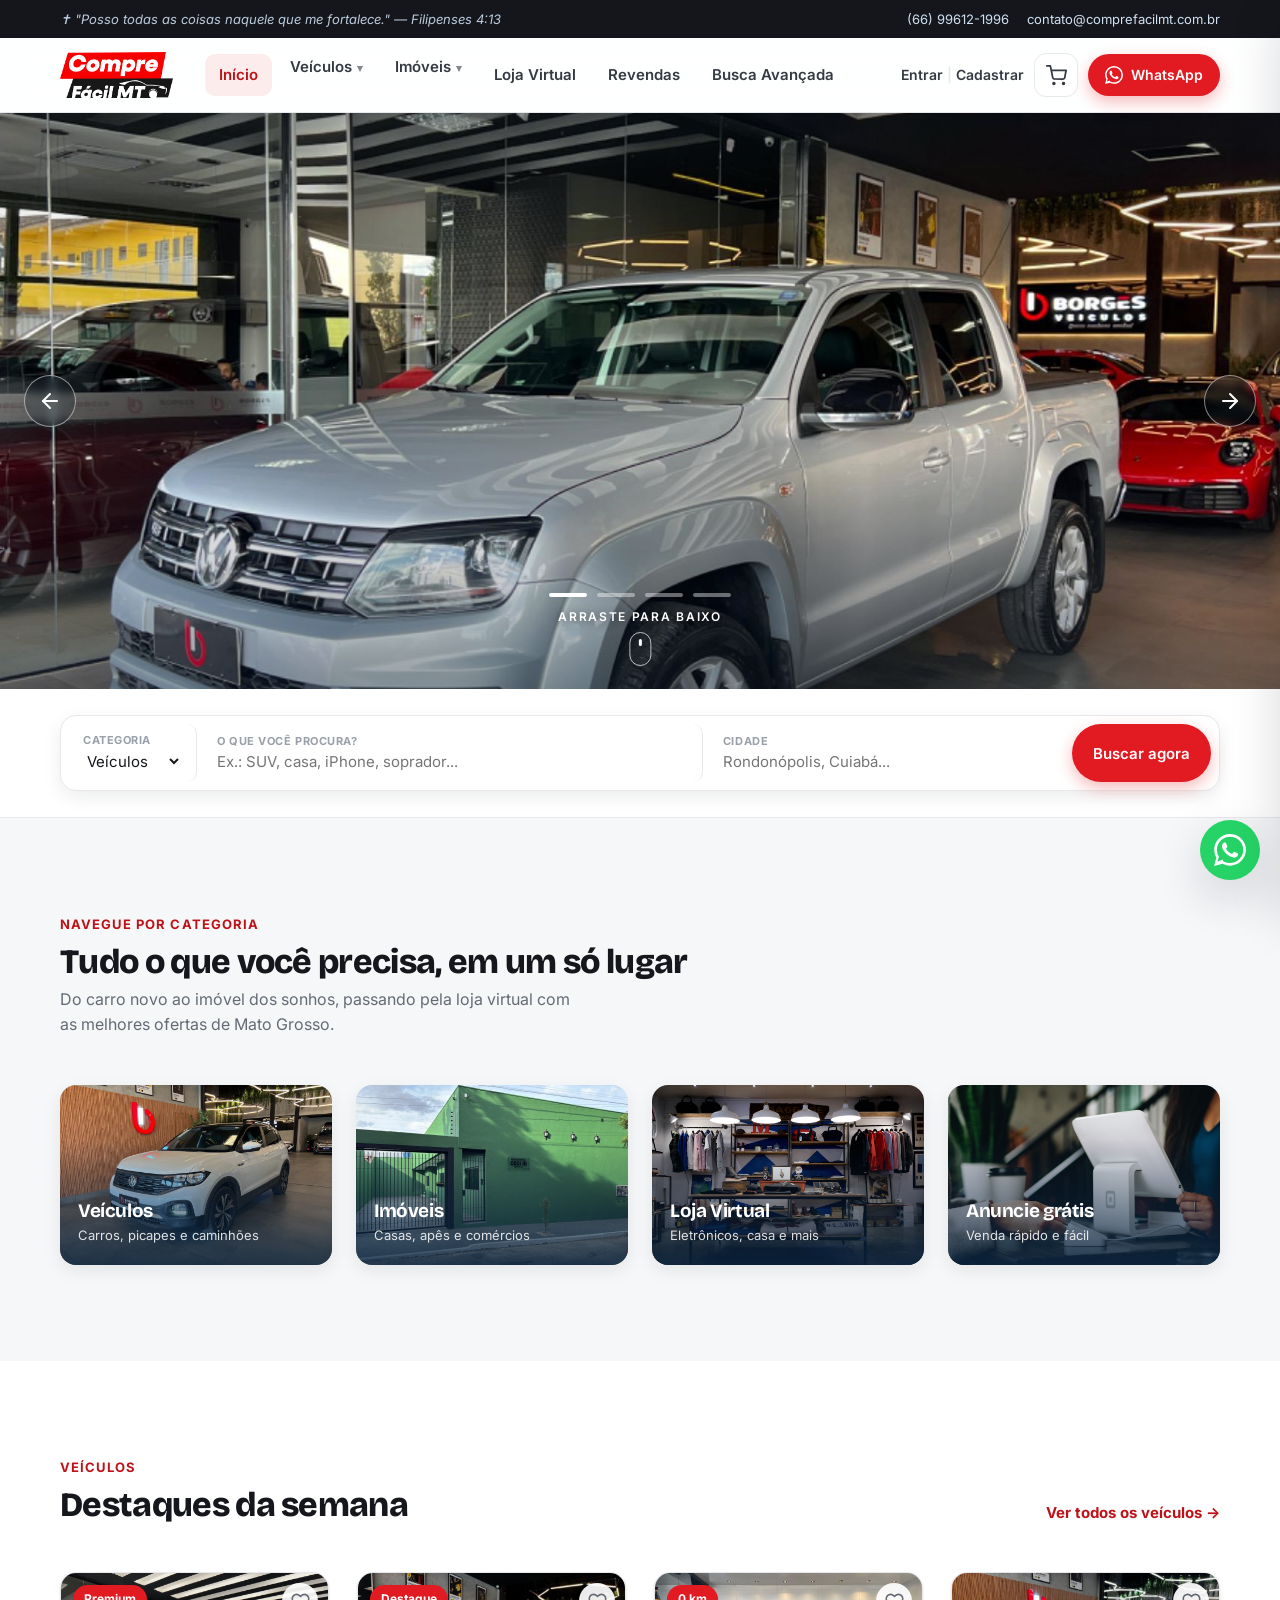
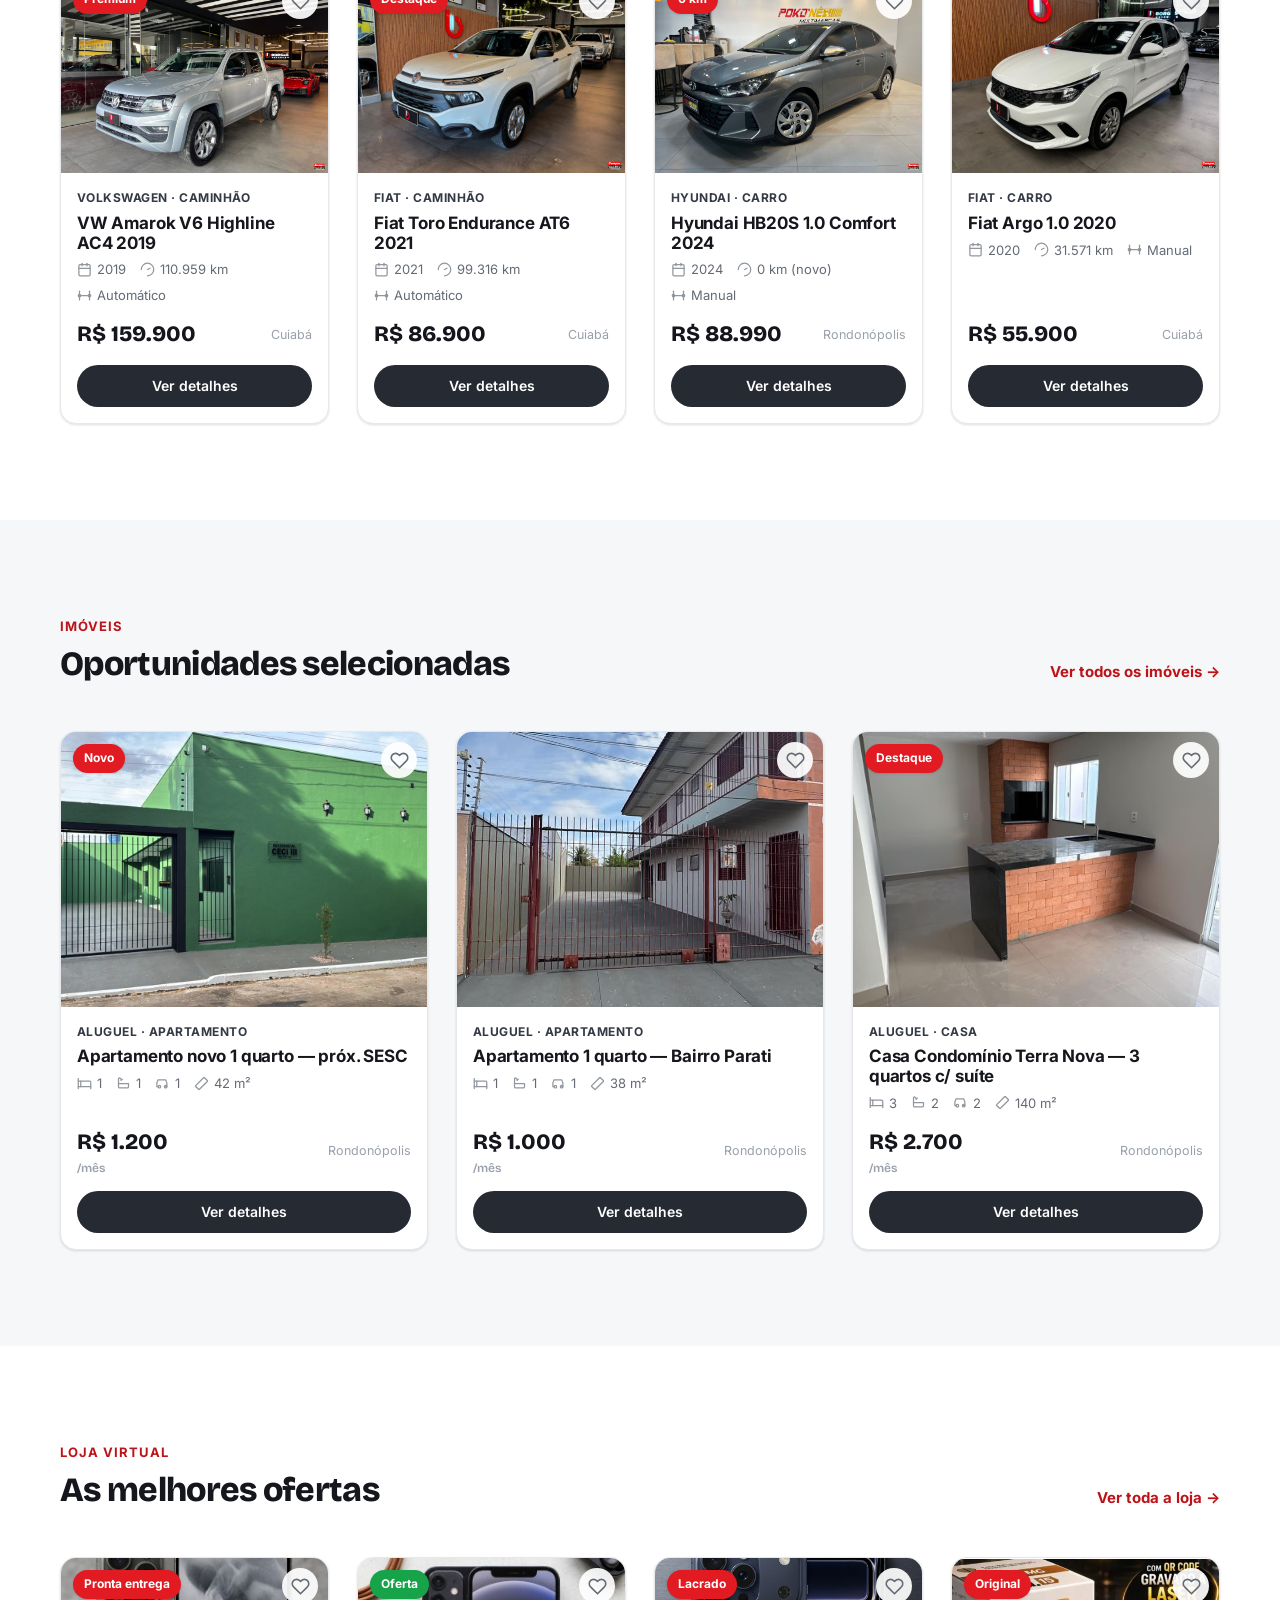
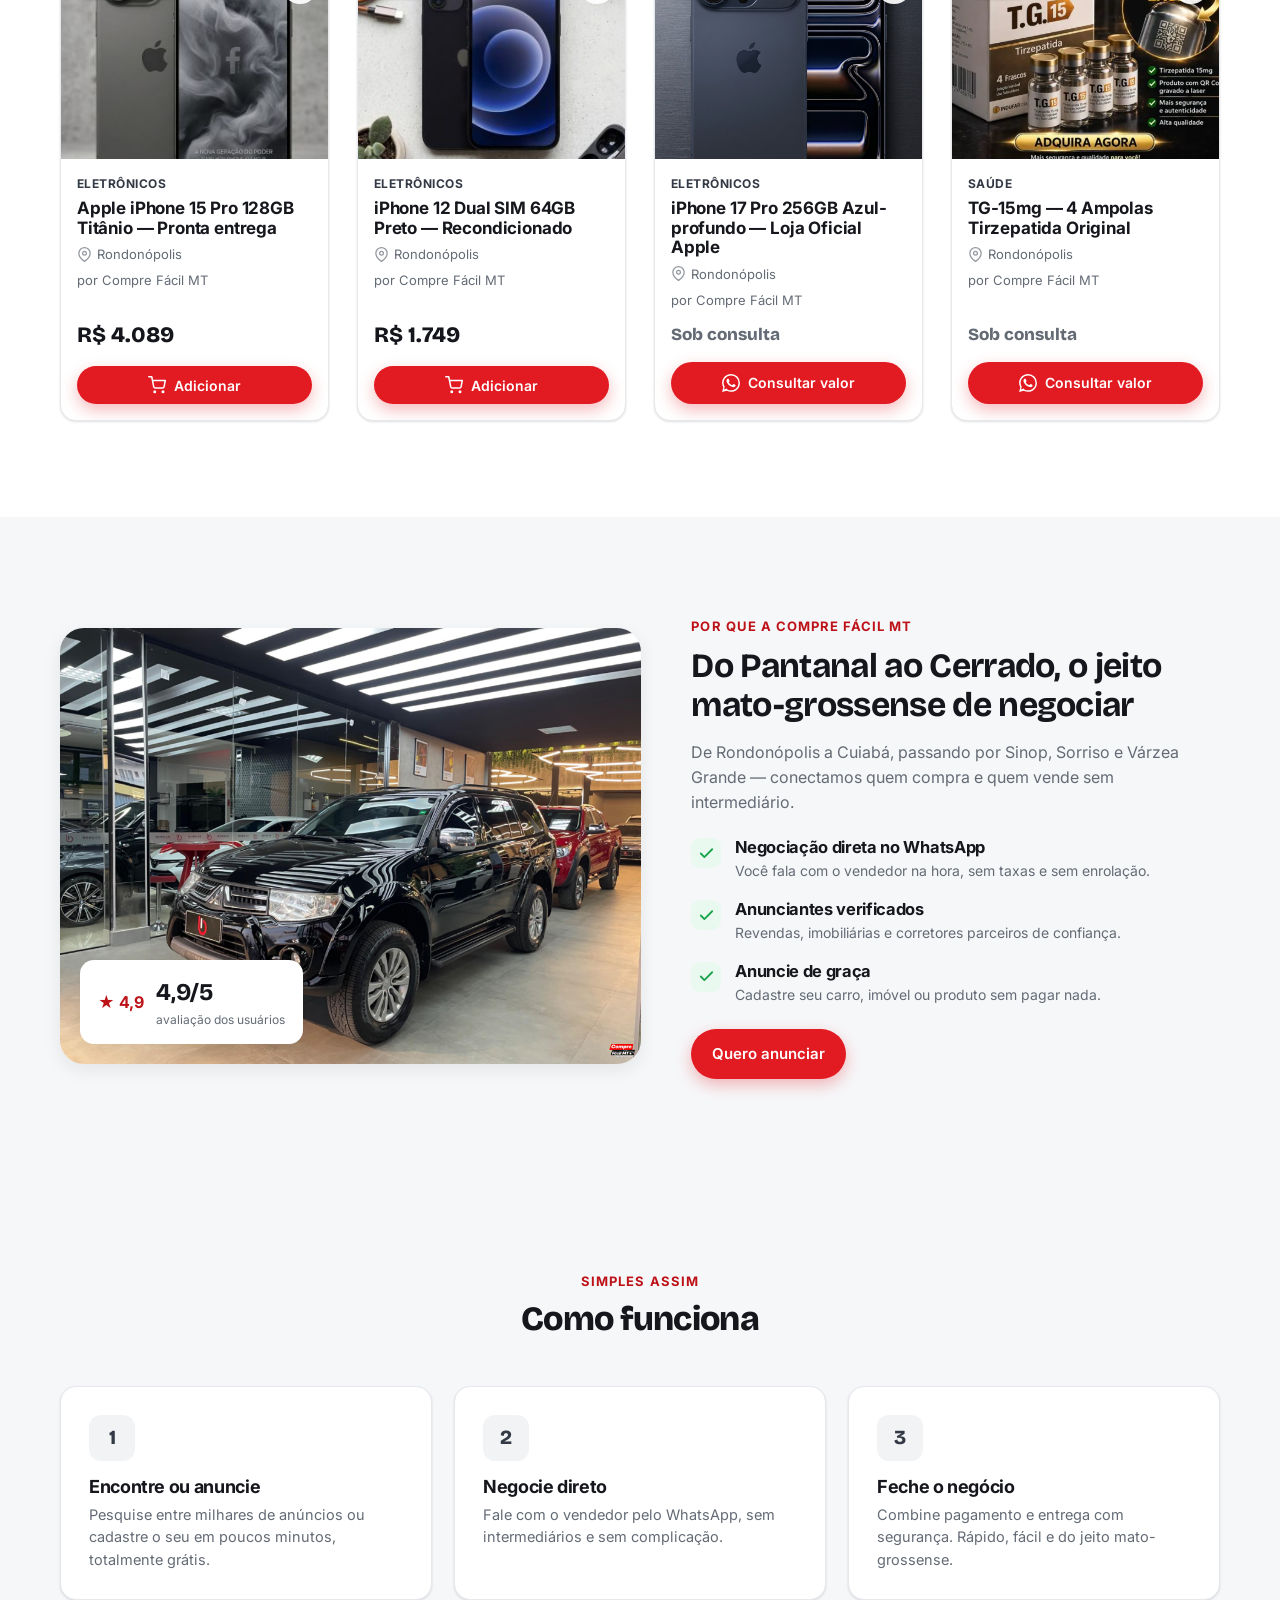
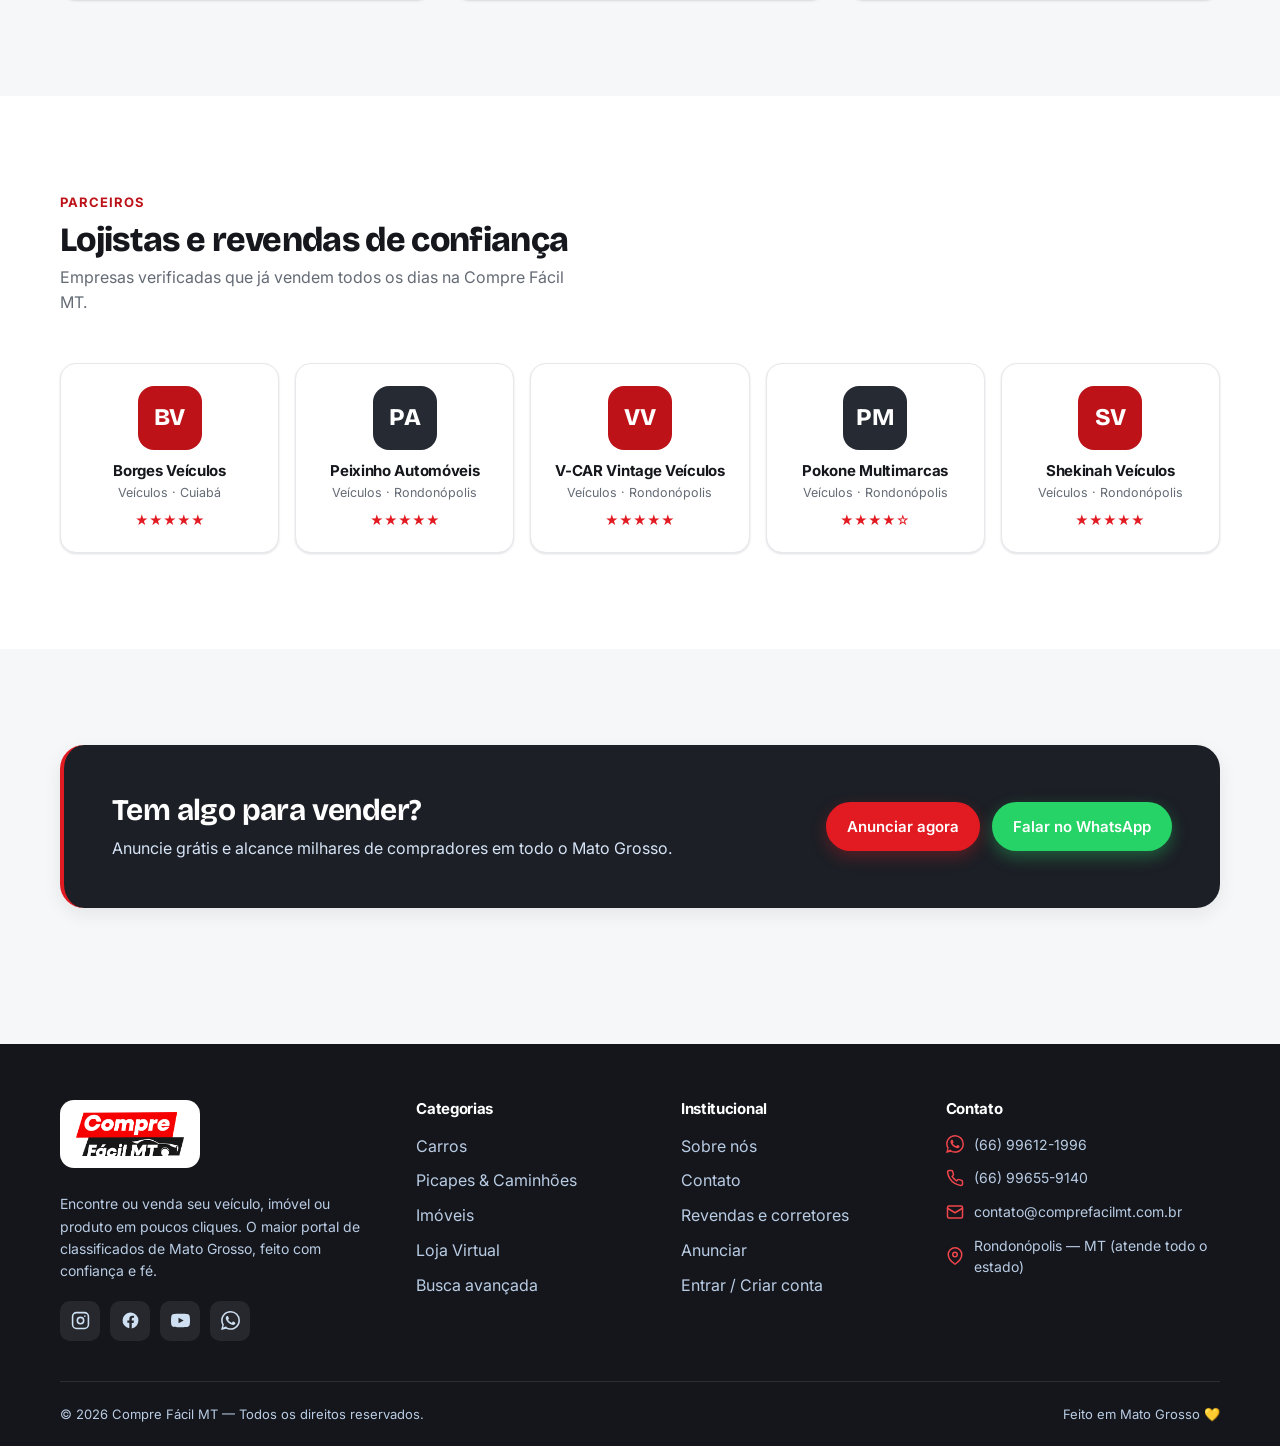
<file: index.html>
<!DOCTYPE html>
<html lang="pt-BR">
<head>
  <meta charset="UTF-8">
  <meta name="viewport" content="width=device-width, initial-scale=1.0">
  <title>Compre Fácil MT — O marketplace de Mato Grosso | Veículos, Imóveis e Loja</title>
  <meta name="description" content="Compre, venda e anuncie veículos, imóveis e produtos em Mato Grosso. O marketplace mais completo do estado, com milhares de anúncios e lojistas parceiros.">
  <link rel="preconnect" href="https://fonts.googleapis.com">
  <link rel="preconnect" href="https://fonts.gstatic.com" crossorigin>
  <link href="https://fonts.googleapis.com/css2?family=Inter:wght@400;500;600;700&family=Plus+Jakarta+Sans:wght@600;700;800&display=swap" rel="stylesheet">
  <link rel="stylesheet" href="assets/css/styles.css">
</head>
<body data-page="home">
  <div id="header"></div>

  <!-- HERO carrossel full-screen (só imagem) -->
  <section class="hero" id="hero"></section>

  <!-- Busca rápida sobreposta -->
  <section class="search-section">
   <div class="container">
    <form class="search-bar" id="homeSearch">
      <div class="field">
        <label for="hsCat">Categoria</label>
        <select id="hsCat">
          <option value="veiculos">Veículos</option>
          <option value="imoveis">Imóveis</option>
          <option value="loja">Loja Virtual</option>
        </select>
      </div>
      <div class="field">
        <label for="hsQ">O que você procura?</label>
        <input id="hsQ" type="text" placeholder="Ex.: SUV, casa, iPhone, soprador...">
      </div>
      <div class="field">
        <label for="hsCity">Cidade</label>
        <input id="hsCity" type="text" placeholder="Rondonópolis, Cuiabá...">
      </div>
      <button type="submit" class="btn btn-primary">Buscar agora</button>
    </form>
   </div>
  </section>

  <!-- Categorias -->
  <section>
    <div class="container">
      <div class="section-head">
        <div>
          <span class="eyebrow">Navegue por categoria</span>
          <h2>Tudo o que você precisa, em um só lugar</h2>
          <p>Do carro novo ao imóvel dos sonhos, passando pela loja virtual com as melhores ofertas de Mato Grosso.</p>
        </div>
      </div>
      <div class="cat-grid">
        <a href="veiculos.html" class="cat-card reveal">
          <img src="assets/img/v2.jpg" alt="Veículos">
          <div class="cc-body"><h3>Veículos</h3><span>Carros, picapes e caminhões</span></div>
        </a>
        <a href="imoveis.html" class="cat-card reveal">
          <img src="assets/img/i1.jpg" alt="Imóveis">
          <div class="cc-body"><h3>Imóveis</h3><span>Casas, apês e comércios</span></div>
        </a>
        <a href="loja.html" class="cat-card reveal">
          <img src="assets/img/cat-loja.jpg" alt="Loja Virtual">
          <div class="cc-body"><h3>Loja Virtual</h3><span>Eletrônicos, casa e mais</span></div>
        </a>
        <a href="anunciar.html" class="cat-card reveal">
          <img src="assets/img/cat-anunciar.jpg" alt="Anunciar">
          <div class="cc-body"><h3>Anuncie grátis</h3><span>Venda rápido e fácil</span></div>
        </a>
      </div>
    </div>
  </section>

  <!-- Veículos em destaque -->
  <section style="background:#fff">
    <div class="container">
      <div class="section-head">
        <div>
          <span class="eyebrow">Veículos</span>
          <h2>Destaques da semana</h2>
        </div>
        <a href="veiculos.html" class="see-all">Ver todos os veículos →</a>
      </div>
      <div class="grid grid-4" id="home-veiculos"></div>
    </div>
  </section>

  <!-- Imóveis -->
  <section>
    <div class="container">
      <div class="section-head">
        <div>
          <span class="eyebrow">Imóveis</span>
          <h2>Oportunidades selecionadas</h2>
        </div>
        <a href="imoveis.html" class="see-all">Ver todos os imóveis →</a>
      </div>
      <div class="grid grid-3" id="home-imoveis"></div>
    </div>
  </section>

  <!-- Loja -->
  <section style="background:#fff">
    <div class="container">
      <div class="section-head">
        <div>
          <span class="eyebrow">Loja Virtual</span>
          <h2>As melhores ofertas</h2>
        </div>
        <a href="loja.html" class="see-all">Ver toda a loja →</a>
      </div>
      <div class="grid grid-4" id="home-loja"></div>
    </div>
  </section>

  <!-- Diferenciais (assimétrico) -->
  <section>
    <div class="container">
      <div class="why">
        <div class="why-media reveal">
          <img src="assets/img/v3.jpg" alt="Veículo à venda em Mato Grosso">
          <div class="why-badge"><span class="accent-text" style="font-weight:700">★ 4,9</span><div><b>4,9/5</b><div class="muted" style="font-size:12px">avaliação dos usuários</div></div></div>
        </div>
        <div class="reveal">
          <span class="eyebrow" style="color:var(--accent-600);font-weight:700;font-size:13px;letter-spacing:.08em;text-transform:uppercase">Por que a Compre Fácil MT</span>
          <h2 style="font-size:34px;margin:8px 0 4px">Do Pantanal ao Cerrado, o jeito mato-grossense de negociar</h2>
          <p class="muted">De Rondonópolis a Cuiabá, passando por Sinop, Sorriso e Várzea Grande — conectamos quem compra e quem vende sem intermediário.</p>
          <div class="why-list">
            <div class="why-item"><span class="ck" id="w1"></span><div><h4>Negociação direta no WhatsApp</h4><p>Você fala com o vendedor na hora, sem taxas e sem enrolação.</p></div></div>
            <div class="why-item"><span class="ck" id="w2"></span><div><h4>Anunciantes verificados</h4><p>Revendas, imobiliárias e corretores parceiros de confiança.</p></div></div>
            <div class="why-item"><span class="ck" id="w3"></span><div><h4>Anuncie de graça</h4><p>Cadastre seu carro, imóvel ou produto sem pagar nada.</p></div></div>
          </div>
          <a href="anunciar.html" class="btn btn-primary" style="margin-top:24px">Quero anunciar</a>
        </div>
      </div>
    </div>
  </section>

  <!-- Como funciona -->
  <section id="como-funciona">
    <div class="container">
      <div class="section-head" style="justify-content:center;text-align:center">
        <div>
          <span class="eyebrow">Simples assim</span>
          <h2>Como funciona</h2>
        </div>
      </div>
      <div class="steps">
        <div class="step reveal"><div class="num">1</div><h3>Encontre ou anuncie</h3><p>Pesquise entre milhares de anúncios ou cadastre o seu em poucos minutos, totalmente grátis.</p></div>
        <div class="step reveal"><div class="num">2</div><h3>Negocie direto</h3><p>Fale com o vendedor pelo WhatsApp, sem intermediários e sem complicação.</p></div>
        <div class="step reveal"><div class="num">3</div><h3>Feche o negócio</h3><p>Combine pagamento e entrega com segurança. Rápido, fácil e do jeito mato-grossense.</p></div>
      </div>
    </div>
  </section>

  <!-- Lojistas -->
  <section id="lojistas" style="background:#fff">
    <div class="container">
      <div class="section-head">
        <div>
          <span class="eyebrow">Parceiros</span>
          <h2>Lojistas e revendas de confiança</h2>
          <p>Empresas verificadas que já vendem todos os dias na Compre Fácil MT.</p>
        </div>
      </div>
      <div class="dealer-grid" id="home-dealers"></div>
    </div>
  </section>

  <!-- CTA -->
  <section>
    <div class="container">
      <div class="cta-band reveal">
        <div>
          <h2>Tem algo para vender?</h2>
          <p>Anuncie grátis e alcance milhares de compradores em todo o Mato Grosso.</p>
        </div>
        <div class="actions">
          <a href="anunciar.html" class="btn btn-primary">Anunciar agora</a>
          <a href="https://wa.me/5566996121996?text=Ol%C3%A1!%20Quero%20anunciar%20na%20Compre%20F%C3%A1cil%20MT." target="_blank" rel="noopener" class="btn btn-wa">Falar no WhatsApp</a>
        </div>
      </div>
    </div>
  </section>

  <div id="footer"></div>

  <script src="assets/js/data.js"></script>
  <script src="assets/js/components.js"></script>
  <script src="assets/js/app.js"></script>
</body>
</html>
</file>
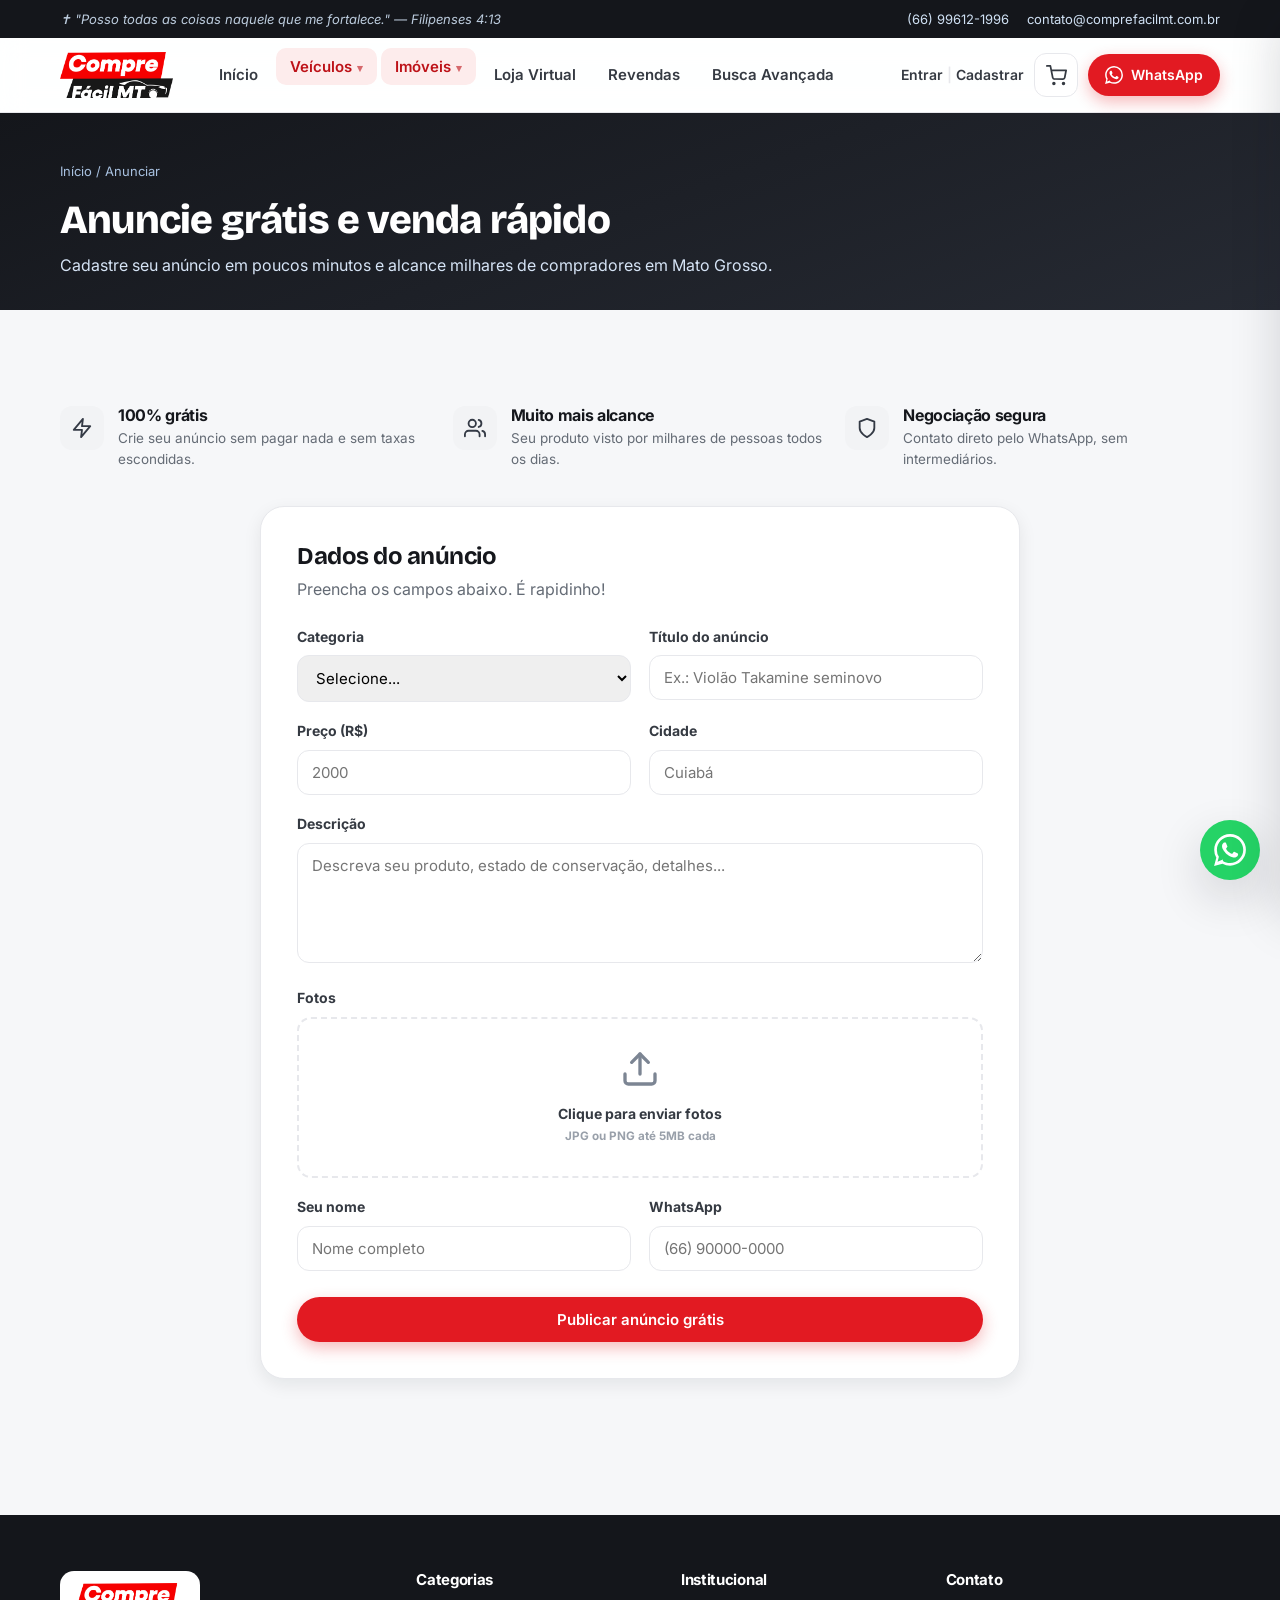
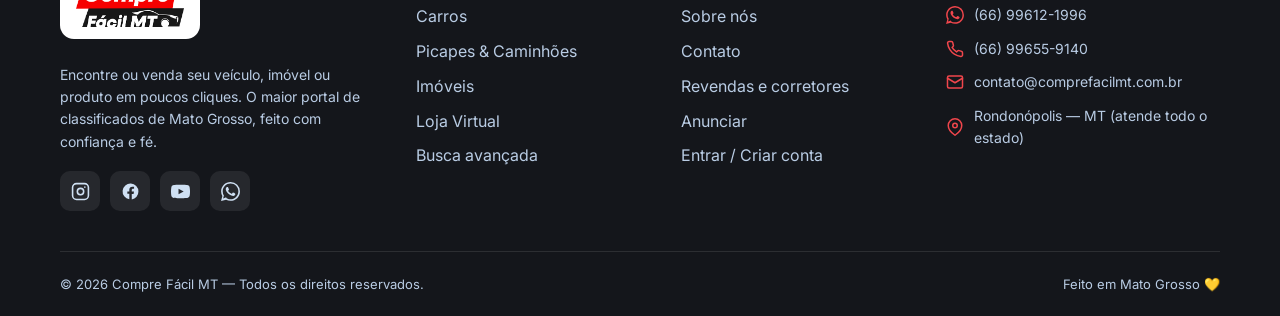
<file: anunciar.html>
<!DOCTYPE html>
<html lang="pt-BR">
<head>
  <meta charset="UTF-8">
  <meta name="viewport" content="width=device-width, initial-scale=1.0">
  <title>Anunciar grátis — Compre Fácil MT</title>
  <meta name="description" content="Anuncie seu veículo, imóvel ou produto de graça e venda rápido para todo o Mato Grosso.">
  <link rel="preconnect" href="https://fonts.googleapis.com">
  <link rel="preconnect" href="https://fonts.gstatic.com" crossorigin>
  <link href="https://fonts.googleapis.com/css2?family=Inter:wght@400;500;600;700&family=Plus+Jakarta+Sans:wght@600;700;800&display=swap" rel="stylesheet">
  <link rel="stylesheet" href="assets/css/styles.css">
</head>
<body data-page="anunciar">
  <div id="header"></div>

  <div class="page-head">
    <div class="container">
      <div class="breadcrumb"><a href="index.html">Início</a> / Anunciar</div>
      <h1>Anuncie grátis e venda rápido</h1>
      <p>Cadastre seu anúncio em poucos minutos e alcance milhares de compradores em Mato Grosso.</p>
    </div>
  </div>

  <section>
    <div class="container">
      <div class="benefits">
        <div class="benefit reveal"><div class="ic" id="b1"></div><div><h4>100% grátis</h4><p>Crie seu anúncio sem pagar nada e sem taxas escondidas.</p></div></div>
        <div class="benefit reveal"><div class="ic" id="b2"></div><div><h4>Muito mais alcance</h4><p>Seu produto visto por milhares de pessoas todos os dias.</p></div></div>
        <div class="benefit reveal"><div class="ic" id="b3"></div><div><h4>Negociação segura</h4><p>Contato direto pelo WhatsApp, sem intermediários.</p></div></div>
      </div>

      <div class="form-card reveal">
        <h2 style="margin-bottom:6px">Dados do anúncio</h2>
        <p class="muted" style="margin-top:0;margin-bottom:24px">Preencha os campos abaixo. É rapidinho!</p>
        <form id="adForm">
          <div class="form-row">
            <div class="form-field">
              <label for="aCat">Categoria</label>
              <select id="aCat" required>
                <option value="">Selecione...</option>
                <option>Veículo</option><option>Imóvel</option><option>Produto</option>
              </select>
            </div>
            <div class="form-field">
              <label for="aTitle">Título do anúncio</label>
              <input type="text" id="aTitle" placeholder="Ex.: Violão Takamine seminovo" required>
            </div>
          </div>
          <div class="form-row">
            <div class="form-field">
              <label for="aPrice">Preço (R$)</label>
              <input type="number" id="aPrice" placeholder="2000" required>
            </div>
            <div class="form-field">
              <label for="aCity">Cidade</label>
              <input type="text" id="aCity" placeholder="Cuiabá" required>
            </div>
          </div>
          <div class="form-field">
            <label for="aDesc">Descrição</label>
            <textarea id="aDesc" placeholder="Descreva seu produto, estado de conservação, detalhes..."></textarea>
          </div>
          <div class="form-field">
            <label>Fotos</label>
            <label class="upload" for="aFiles" id="uploadBox"></label>
            <input type="file" id="aFiles" multiple accept="image/*" style="display:none">
          </div>
          <div class="form-row">
            <div class="form-field">
              <label for="aName">Seu nome</label>
              <input type="text" id="aName" placeholder="Nome completo" required>
            </div>
            <div class="form-field">
              <label for="aPhone">WhatsApp</label>
              <input type="tel" id="aPhone" placeholder="(66) 90000-0000" required>
            </div>
          </div>
          <button type="submit" class="btn btn-primary btn-block" style="margin-top:8px">Publicar anúncio grátis</button>
        </form>
      </div>
    </div>
  </section>

  <div id="footer"></div>

  <script src="assets/js/data.js"></script>
  <script src="assets/js/components.js"></script>
  <script src="assets/js/app.js"></script>
  <script>
    document.addEventListener('DOMContentLoaded', () => {
      document.getElementById('b1').innerHTML = ICONS.bolt;
      document.getElementById('b2').innerHTML = ICONS.users;
      document.getElementById('b3').innerHTML = ICONS.shield;
      document.getElementById('uploadBox').innerHTML = ICONS.upload + '<div>Clique para enviar fotos<br><small style="color:var(--ink-400)">JPG ou PNG até 5MB cada</small></div>';
    });
  </script>
</body>
</html>
</file>
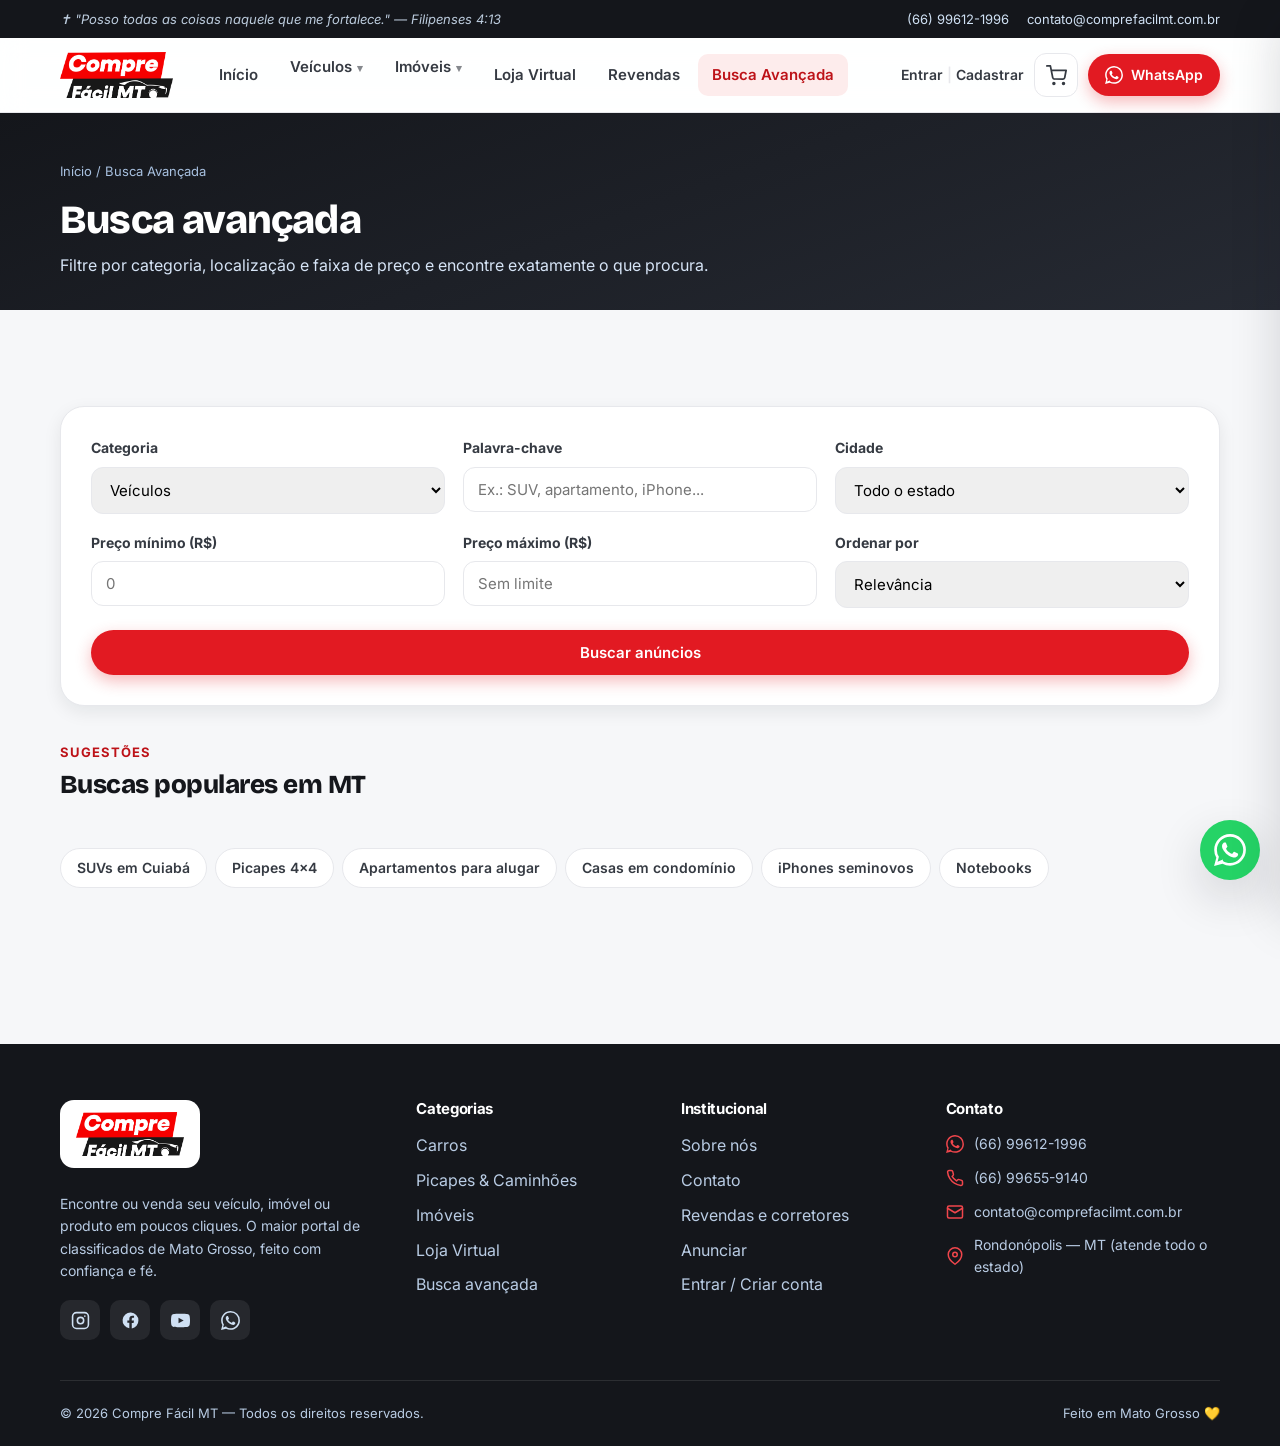
<file: busca.html>
<!DOCTYPE html>
<html lang="pt-BR">
<head>
  <meta charset="UTF-8">
  <meta name="viewport" content="width=device-width, initial-scale=1.0">
  <title>Busca Avançada — Compre Fácil MT</title>
  <meta name="description" content="Busca avançada de veículos, imóveis e produtos em Mato Grosso.">
  <link rel="preconnect" href="https://fonts.googleapis.com">
  <link rel="preconnect" href="https://fonts.gstatic.com" crossorigin>
  <link href="https://fonts.googleapis.com/css2?family=Inter:wght@400;500;600;700&display=swap" rel="stylesheet">
  <link rel="stylesheet" href="assets/css/styles.css">
</head>
<body data-page="busca">
  <div id="header"></div>

  <div class="page-head">
    <div class="container">
      <div class="breadcrumb"><a href="index.html">Início</a> / Busca Avançada</div>
      <h1>Busca avançada</h1>
      <p>Filtre por categoria, localização e faixa de preço e encontre exatamente o que procura.</p>
    </div>
  </div>

  <section>
    <div class="container">
      <form class="adv-search" id="advForm">
        <div class="adv-grid">
          <div class="form-field">
            <label for="aCategoria">Categoria</label>
            <select id="aCategoria">
              <option value="veiculos">Veículos</option>
              <option value="imoveis">Imóveis</option>
              <option value="loja">Loja Virtual</option>
            </select>
          </div>
          <div class="form-field">
            <label for="aTermo">Palavra-chave</label>
            <input type="text" id="aTermo" placeholder="Ex.: SUV, apartamento, iPhone...">
          </div>
          <div class="form-field">
            <label for="aCidade">Cidade</label>
            <select id="aCidade">
              <option value="">Todo o estado</option>
              <option>Cuiabá</option><option>Várzea Grande</option><option>Rondonópolis</option>
              <option>Sinop</option><option>Sorriso</option><option>Tangará da Serra</option>
            </select>
          </div>
          <div class="form-field">
            <label for="aMin">Preço mínimo (R$)</label>
            <input type="number" id="aMin" placeholder="0">
          </div>
          <div class="form-field">
            <label for="aMax">Preço máximo (R$)</label>
            <input type="number" id="aMax" placeholder="Sem limite">
          </div>
          <div class="form-field">
            <label for="aOrd">Ordenar por</label>
            <select id="aOrd">
              <option>Relevância</option><option>Menor preço</option><option>Maior preço</option><option>Mais recentes</option>
            </select>
          </div>
        </div>
        <button type="submit" class="btn btn-primary btn-block" style="margin-top:22px">Buscar anúncios</button>
      </form>

      <div style="margin-top:36px">
        <div class="section-head"><div><span class="eyebrow">Sugestões</span><h2 style="font-size:26px">Buscas populares em MT</h2></div></div>
        <div class="chips">
          <a href="veiculos.html?q=SUV" class="chip">SUVs em Cuiabá</a>
          <a href="veiculos.html?q=Picape" class="chip">Picapes 4x4</a>
          <a href="imoveis.html?q=Apartamento" class="chip">Apartamentos para alugar</a>
          <a href="imoveis.html?q=Casa" class="chip">Casas em condomínio</a>
          <a href="loja.html?q=iPhone" class="chip">iPhones seminovos</a>
          <a href="loja.html?q=Notebook" class="chip">Notebooks</a>
        </div>
      </div>
    </div>
  </section>

  <div id="footer"></div>
  <script src="assets/js/data.js"></script>
  <script src="assets/js/components.js"></script>
  <script src="assets/js/app.js"></script>
</body>
</html>
</file>
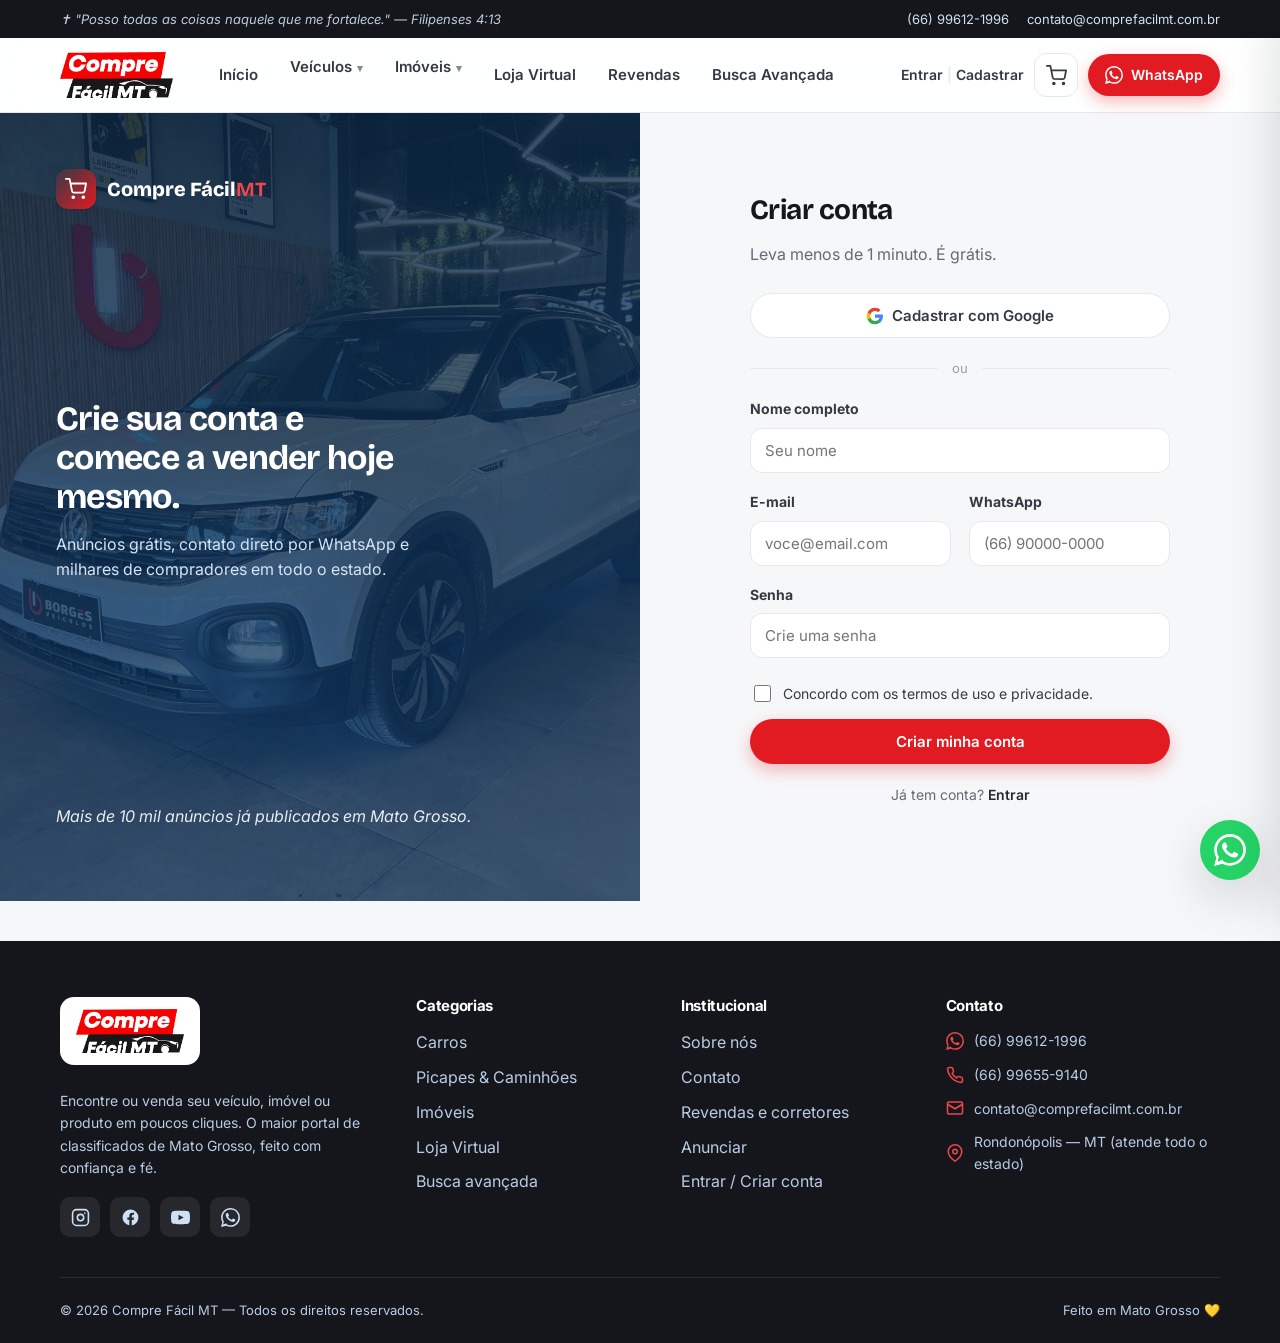
<file: cadastro.html>
<!DOCTYPE html>
<html lang="pt-BR">
<head>
  <meta charset="UTF-8">
  <meta name="viewport" content="width=device-width, initial-scale=1.0">
  <title>Criar conta — Compre Fácil MT</title>
  <link rel="preconnect" href="https://fonts.googleapis.com">
  <link rel="preconnect" href="https://fonts.gstatic.com" crossorigin>
  <link href="https://fonts.googleapis.com/css2?family=Inter:wght@400;500;600;700&display=swap" rel="stylesheet">
  <link rel="stylesheet" href="assets/css/styles.css">
</head>
<body data-page="cadastro">
  <div id="header"></div>

  <div class="auth-wrap">
    <div class="auth-side">
      <img src="assets/img/v2.jpg" alt="">
      <div class="logo" style="color:#fff"><span class="mark"></span><span>Compre Fácil<b style="color:var(--accent-400)">MT</b></span></div>
      <div>
        <h2>Crie sua conta e comece a vender hoje mesmo.</h2>
        <p style="color:#d6e4f6;max-width:380px">Anúncios grátis, contato direto por WhatsApp e milhares de compradores em todo o estado.</p>
      </div>
      <p class="quote">Mais de 10 mil anúncios já publicados em Mato Grosso.</p>
    </div>

    <div class="auth-form-side">
      <div class="auth-card">
        <h1>Criar conta</h1>
        <p class="sub">Leva menos de 1 minuto. É grátis.</p>
        <div class="social-login">
          <button class="btn btn-outline btn-block" id="gbtn">Cadastrar com Google</button>
        </div>
        <div class="divider">ou</div>
        <form id="signupForm">
          <div class="form-field">
            <label for="nome">Nome completo</label>
            <input type="text" id="nome" placeholder="Seu nome" required>
          </div>
          <div class="form-row">
            <div class="form-field">
              <label for="email">E-mail</label>
              <input type="email" id="email" placeholder="voce@email.com" required>
            </div>
            <div class="form-field">
              <label for="tel">WhatsApp</label>
              <input type="tel" id="tel" placeholder="(66) 90000-0000" required>
            </div>
          </div>
          <div class="form-field">
            <label for="senha">Senha</label>
            <input type="password" id="senha" placeholder="Crie uma senha" required>
          </div>
          <label class="check" style="margin:4px 0 8px"><input type="checkbox" required> Concordo com os termos de uso e privacidade.</label>
          <button type="submit" class="btn btn-primary btn-block">Criar minha conta</button>
        </form>
        <p class="switch">Já tem conta? <a href="login.html">Entrar</a></p>
      </div>
    </div>
  </div>

  <div id="footer"></div>
  <script src="assets/js/data.js"></script>
  <script src="assets/js/components.js"></script>
  <script src="assets/js/app.js"></script>
  <script>
    document.addEventListener('DOMContentLoaded',()=>{
      document.querySelector('.auth-side .logo .mark').innerHTML = ICONS.cart;
      document.getElementById('gbtn').innerHTML = ICONS.google + ' Cadastrar com Google';
      document.querySelector('#gbtn svg').style.width='18px';
      document.getElementById('signupForm').addEventListener('submit',(e)=>{e.preventDefault();showToast('Conta criada (demonstração) ✅');setTimeout(()=>location.href='index.html',900);});
    });
  </script>
</body>
</html>
</file>
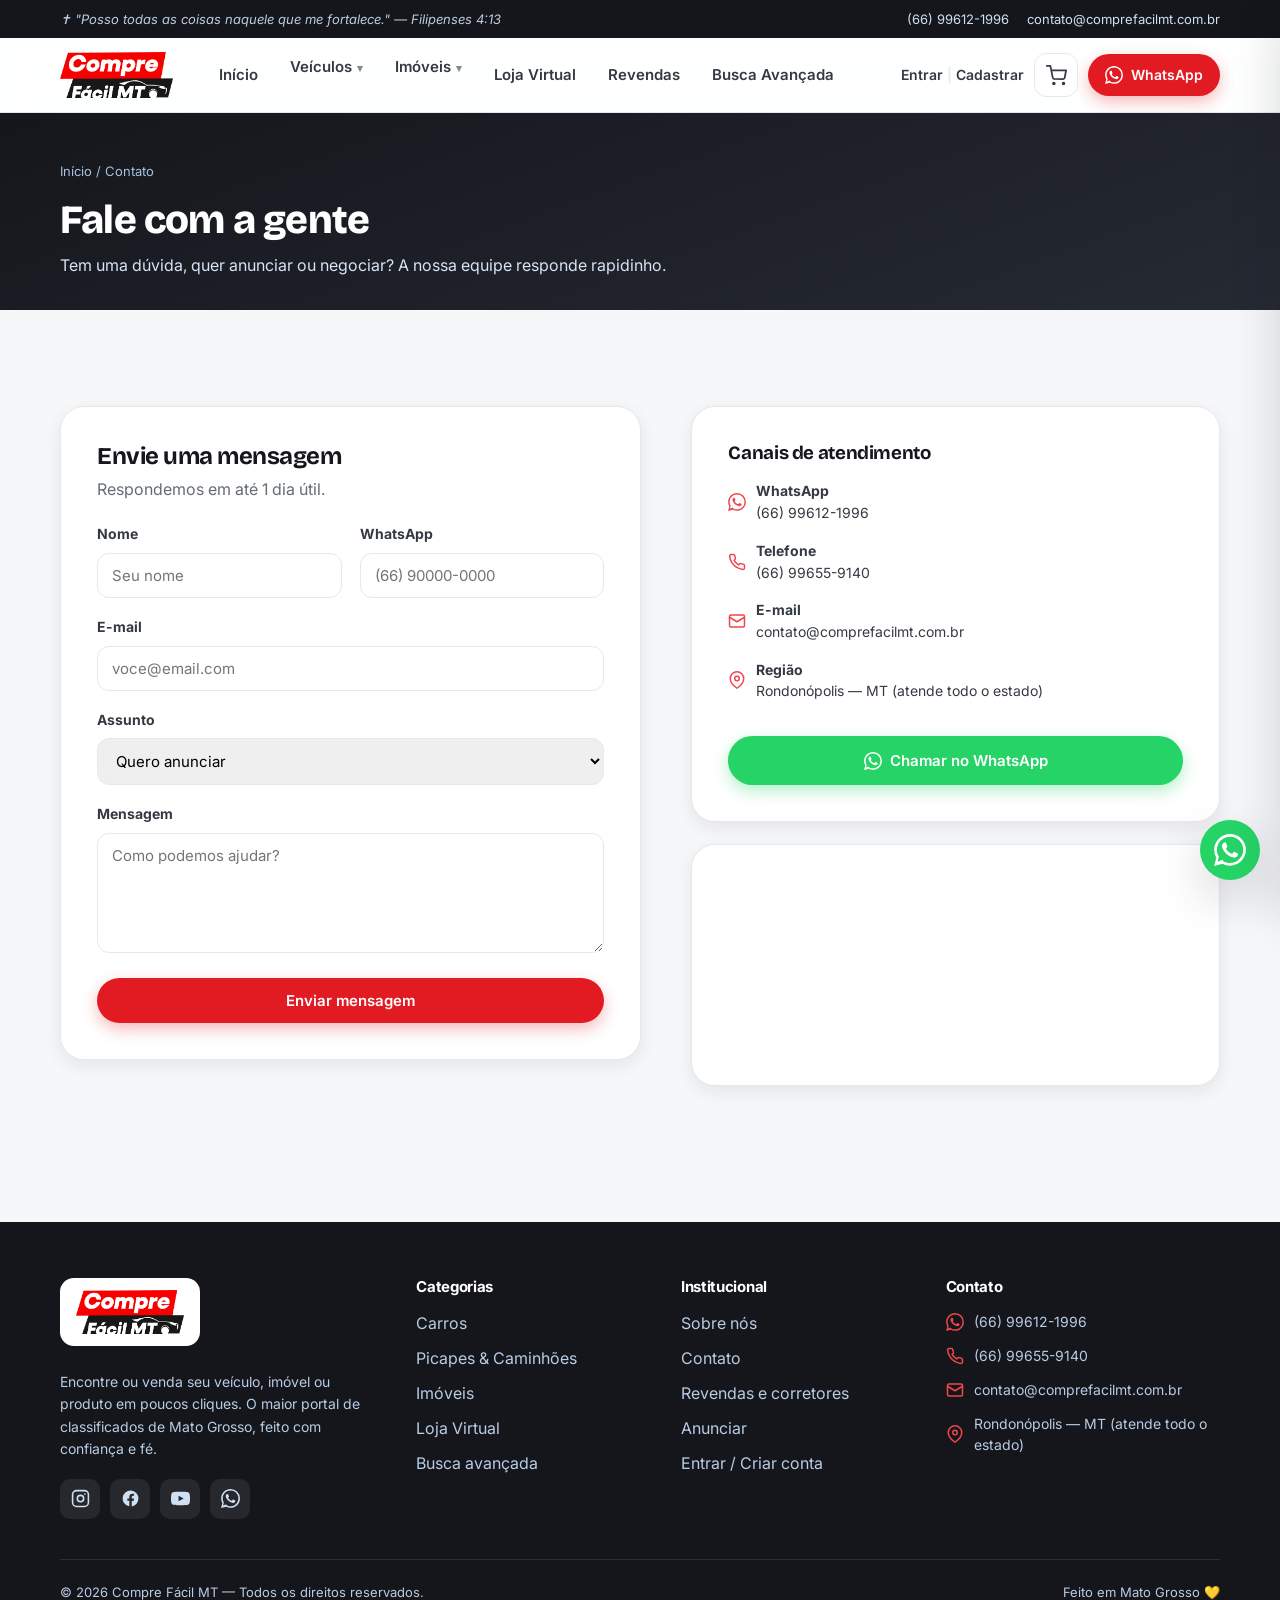
<file: contato.html>
<!DOCTYPE html>
<html lang="pt-BR">
<head>
  <meta charset="UTF-8">
  <meta name="viewport" content="width=device-width, initial-scale=1.0">
  <title>Contato — Compre Fácil MT</title>
  <meta name="description" content="Fale com a Compre Fácil MT por WhatsApp, telefone ou e-mail. Atendimento em todo o Mato Grosso.">
  <link rel="preconnect" href="https://fonts.googleapis.com">
  <link rel="preconnect" href="https://fonts.gstatic.com" crossorigin>
  <link href="https://fonts.googleapis.com/css2?family=Inter:wght@400;500;600;700&display=swap" rel="stylesheet">
  <link rel="stylesheet" href="assets/css/styles.css">
</head>
<body data-page="contato">
  <div id="header"></div>

  <div class="page-head">
    <div class="container">
      <div class="breadcrumb"><a href="index.html">Início</a> / Contato</div>
      <h1>Fale com a gente</h1>
      <p>Tem uma dúvida, quer anunciar ou negociar? A nossa equipe responde rapidinho.</p>
    </div>
  </div>

  <section>
    <div class="container">
      <div class="why" style="align-items:start">
        <div class="reveal">
          <div class="form-card" style="max-width:none;margin:0">
            <h2 style="margin-bottom:6px">Envie uma mensagem</h2>
            <p class="muted" style="margin-top:0;margin-bottom:22px">Respondemos em até 1 dia útil.</p>
            <form id="contactForm">
              <div class="form-row">
                <div class="form-field"><label for="cNome">Nome</label><input type="text" id="cNome" placeholder="Seu nome" required></div>
                <div class="form-field"><label for="cTel">WhatsApp</label><input type="tel" id="cTel" placeholder="(66) 90000-0000" required></div>
              </div>
              <div class="form-field"><label for="cEmail">E-mail</label><input type="email" id="cEmail" placeholder="voce@email.com"></div>
              <div class="form-field"><label for="cAssunto">Assunto</label>
                <select id="cAssunto"><option>Quero anunciar</option><option>Dúvida sobre um anúncio</option><option>Sou lojista/corretor</option><option>Outro assunto</option></select>
              </div>
              <div class="form-field"><label for="cMsg">Mensagem</label><textarea id="cMsg" placeholder="Como podemos ajudar?"></textarea></div>
              <button type="submit" class="btn btn-primary btn-block">Enviar mensagem</button>
            </form>
          </div>
        </div>

        <div class="reveal">
          <div class="form-card" style="max-width:none;margin:0 0 22px">
            <h3 style="margin-bottom:16px">Canais de atendimento</h3>
            <div class="contact-line" style="color:var(--ink-700);margin-bottom:16px" id="ct1"></div>
            <div class="contact-line" style="color:var(--ink-700);margin-bottom:16px" id="ct2"></div>
            <div class="contact-line" style="color:var(--ink-700);margin-bottom:16px" id="ct3"></div>
            <div class="contact-line" style="color:var(--ink-700)" id="ct4"></div>
            <a href="https://wa.me/5566996121996?text=Ol%C3%A1!%20Vim%20pelo%20site%20Compre%20F%C3%A1cil%20MT." target="_blank" rel="noopener" class="btn btn-wa btn-block" style="margin-top:22px" id="waBtn">Chamar no WhatsApp</a>
          </div>
          <div class="form-card" style="max-width:none;margin:0;padding:0;overflow:hidden">
            <iframe title="Mapa Rondonópolis - MT" width="100%" height="240" style="border:0;display:block" loading="lazy" referrerpolicy="no-referrer-when-downgrade"
              src="https://www.google.com/maps?q=Rondon%C3%B3polis,MT&output=embed"></iframe>
          </div>
        </div>
      </div>
    </div>
  </section>

  <div id="footer"></div>
  <script src="assets/js/data.js"></script>
  <script src="assets/js/components.js"></script>
  <script src="assets/js/app.js"></script>
  <script>
    document.addEventListener('DOMContentLoaded',()=>{
      document.getElementById('ct1').innerHTML = ICONS.wa + ' <span><b>WhatsApp</b><br>'+CONTATO.whatsappLabel+'</span>';
      document.getElementById('ct2').innerHTML = ICONS.phone + ' <span><b>Telefone</b><br>'+CONTATO.whatsappLabel2+'</span>';
      document.getElementById('ct3').innerHTML = ICONS.mail + ' <span><b>E-mail</b><br>'+CONTATO.email+'</span>';
      document.getElementById('ct4').innerHTML = ICONS.pin + ' <span><b>Região</b><br>Rondonópolis — MT (atende todo o estado)</span>';
      document.getElementById('waBtn').innerHTML = ICONS.wa + ' Chamar no WhatsApp';
      document.getElementById('contactForm').addEventListener('submit',(e)=>{e.preventDefault();showToast('Mensagem enviada! Em breve retornamos.');e.target.reset();});
    });
  </script>
</body>
</html>
</file>
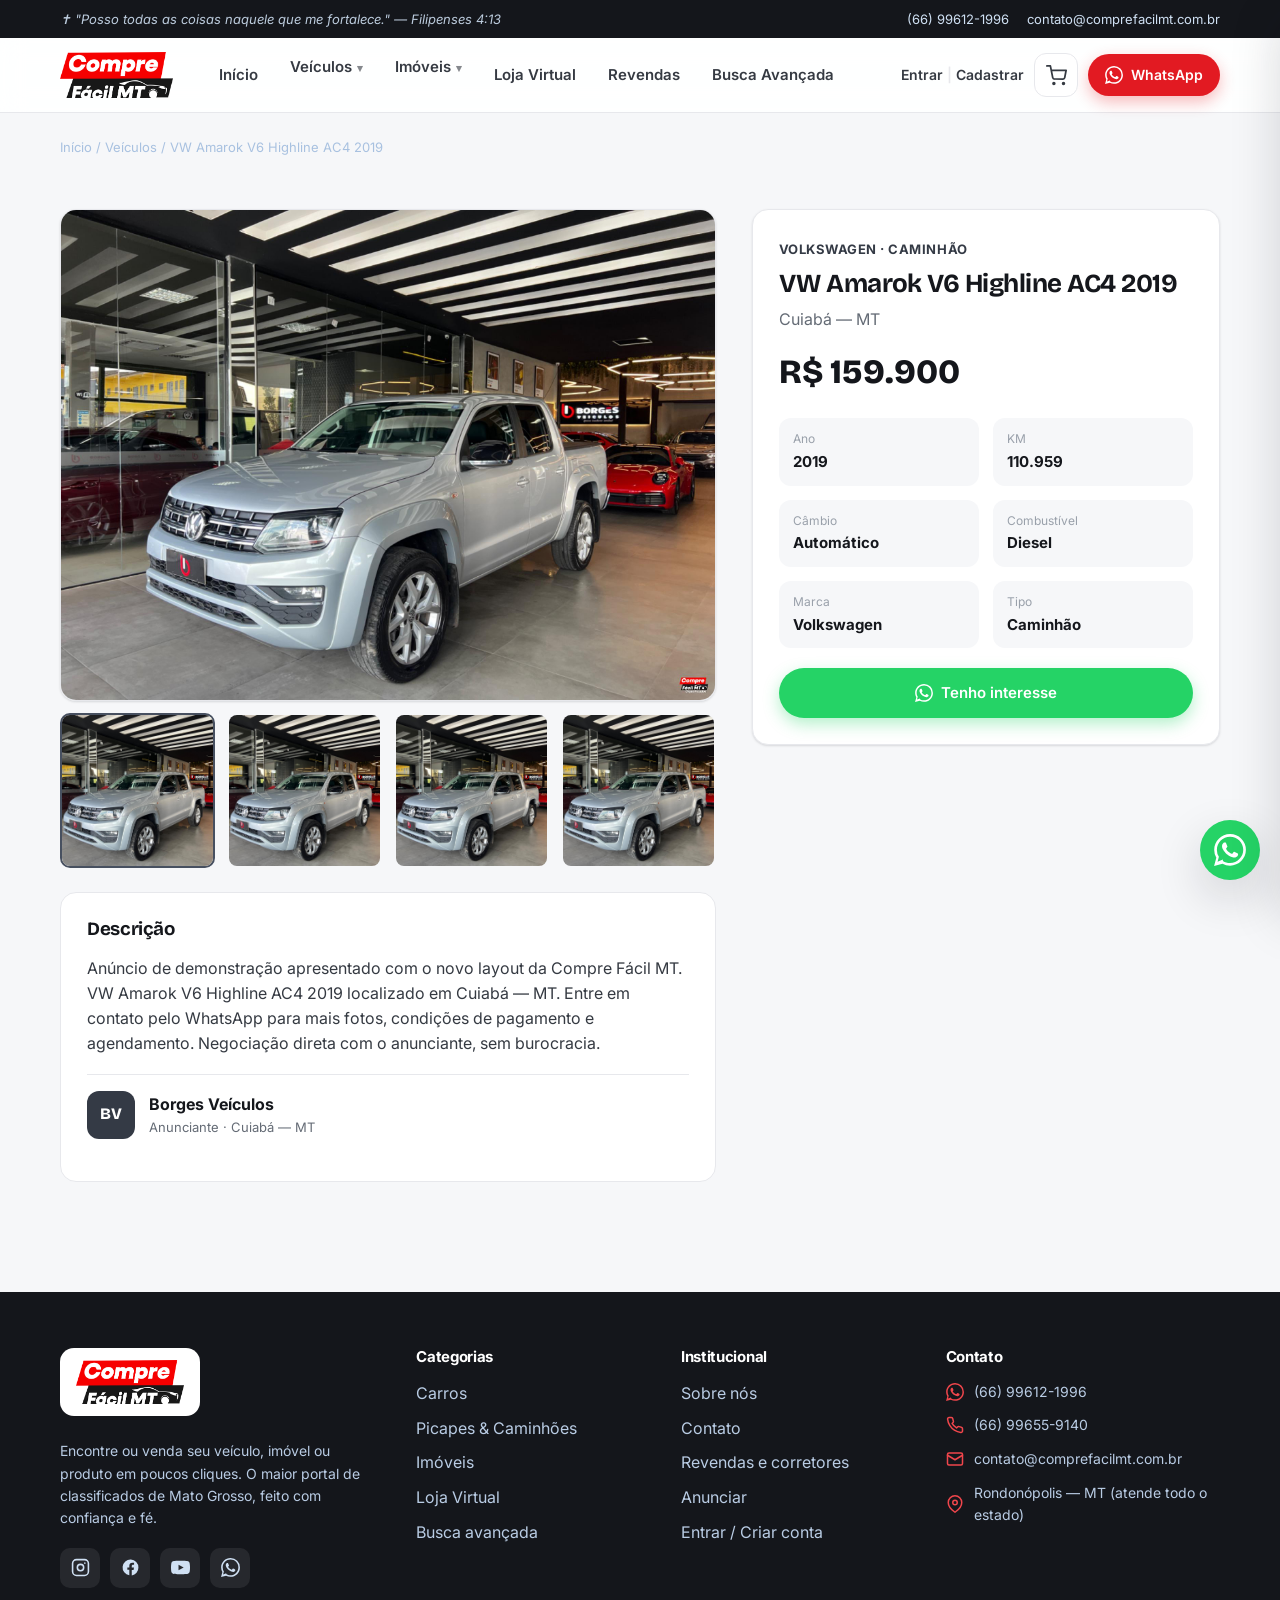
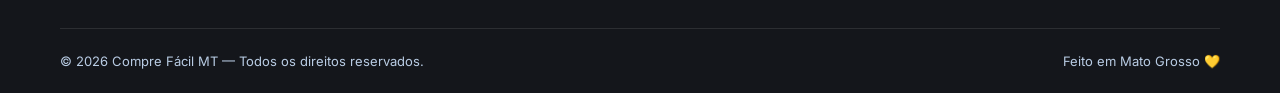
<file: detalhe.html>
<!DOCTYPE html>
<html lang="pt-BR">
<head>
  <meta charset="UTF-8">
  <meta name="viewport" content="width=device-width, initial-scale=1.0">
  <title>Anúncio — Compre Fácil MT</title>
  <link rel="preconnect" href="https://fonts.googleapis.com">
  <link rel="preconnect" href="https://fonts.gstatic.com" crossorigin>
  <link href="https://fonts.googleapis.com/css2?family=Inter:wght@400;500;600;700&display=swap" rel="stylesheet">
  <link rel="stylesheet" href="assets/css/styles.css">
</head>
<body data-page="detalhe">
  <div id="header"></div>
  <div class="container" id="detail-root" style="padding-top:24px"></div>
  <div id="footer"></div>
  <script src="assets/js/data.js"></script>
  <script src="assets/js/components.js"></script>
  <script src="assets/js/app.js"></script>
</body>
</html>
</file>
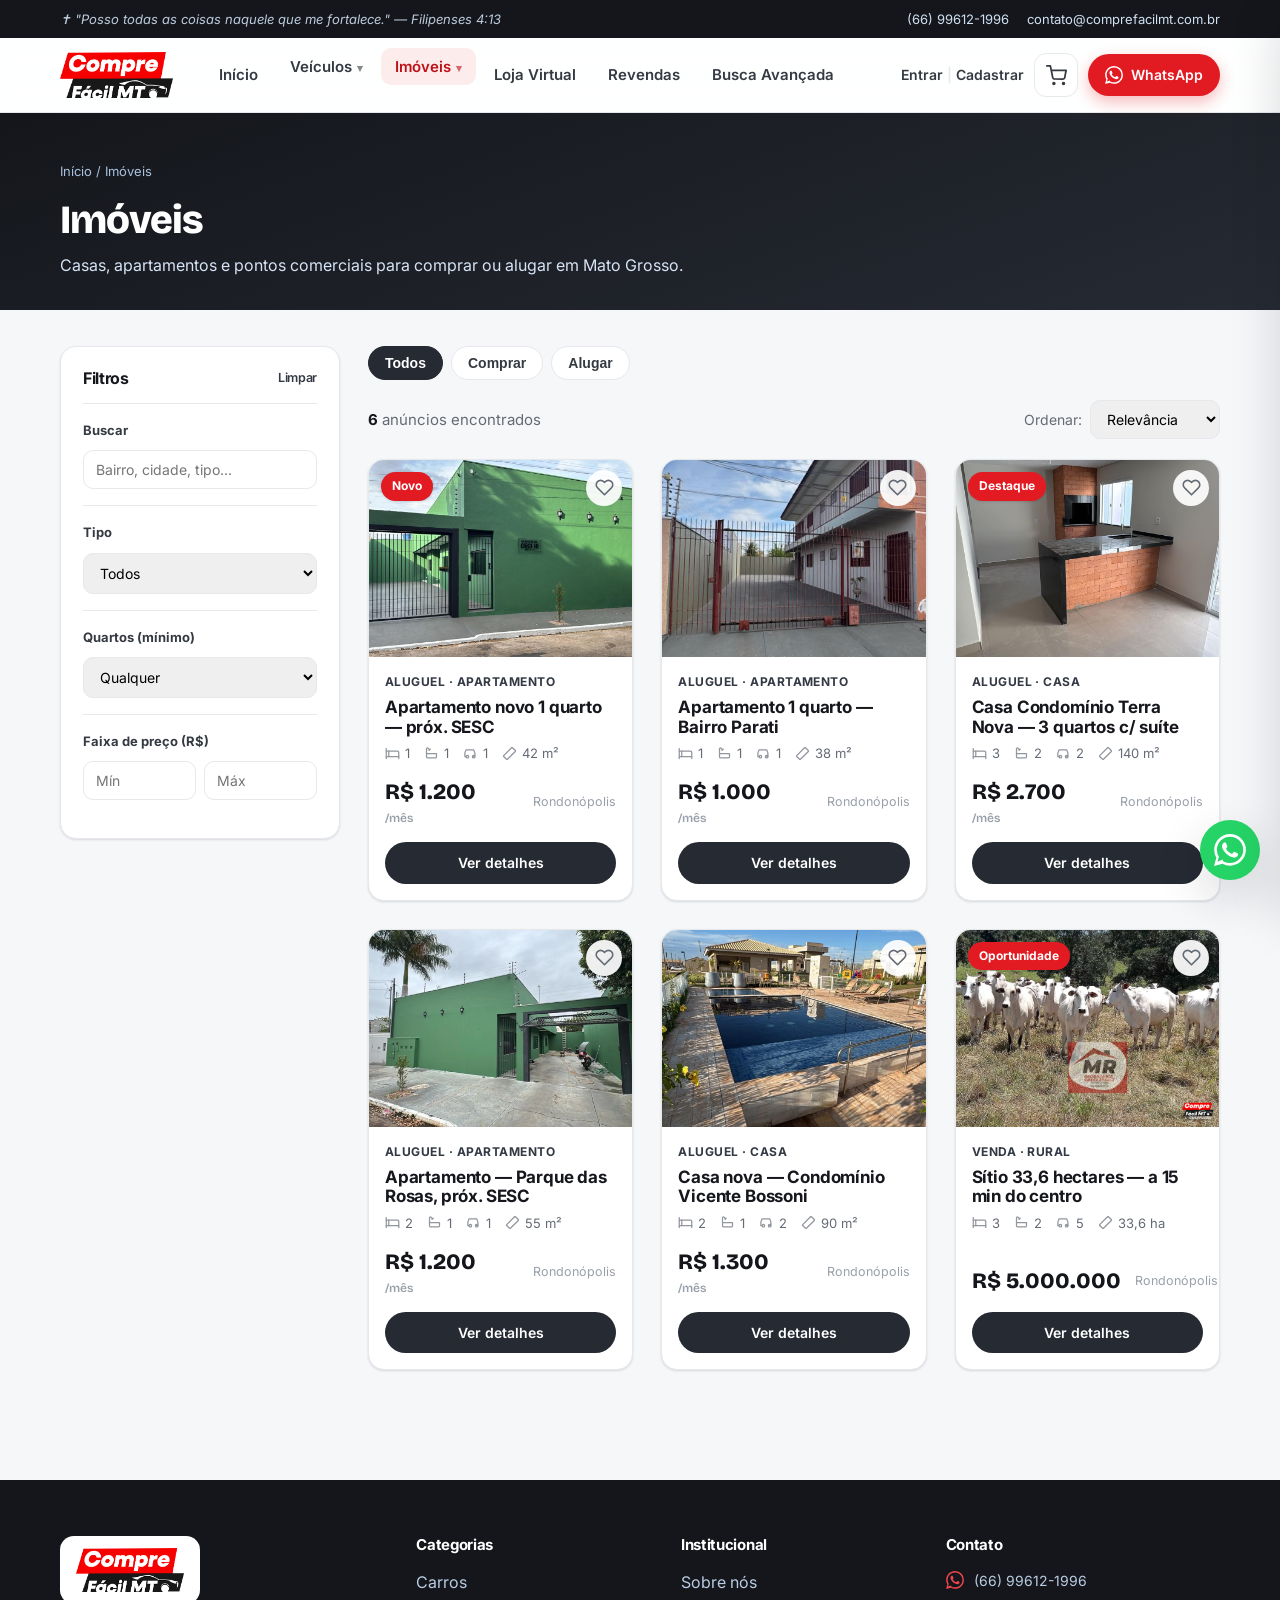
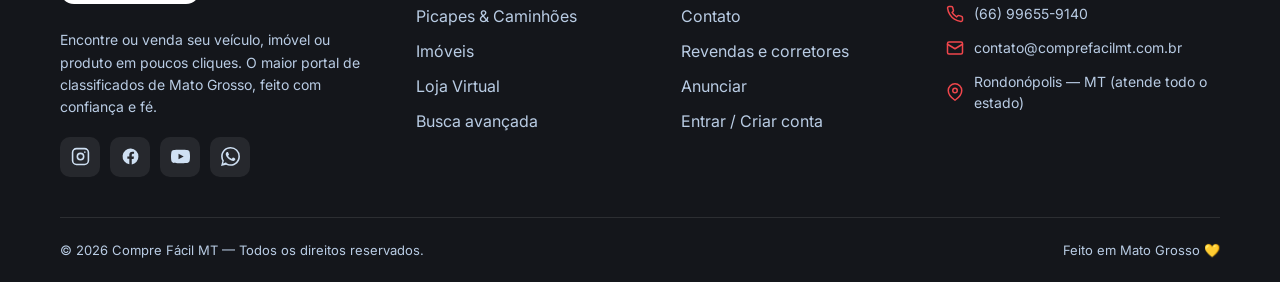
<file: imoveis.html>
<!DOCTYPE html>
<html lang="pt-BR">
<head>
  <meta charset="UTF-8">
  <meta name="viewport" content="width=device-width, initial-scale=1.0">
  <title>Imóveis — Compre Fácil MT</title>
  <meta name="description" content="Casas, apartamentos e imóveis comerciais à venda e para alugar em Mato Grosso.">
  <link rel="preconnect" href="https://fonts.googleapis.com">
  <link rel="preconnect" href="https://fonts.gstatic.com" crossorigin>
  <link href="https://fonts.googleapis.com/css2?family=Inter:wght@400;500;600;700&family=Plus+Jakarta+Sans:wght@600;700;800&display=swap" rel="stylesheet">
  <link rel="stylesheet" href="assets/css/styles.css">
</head>
<body data-page="imoveis">
  <div id="header"></div>

  <div class="page-head">
    <div class="container">
      <div class="breadcrumb"><a href="index.html">Início</a> / Imóveis</div>
      <h1>Imóveis</h1>
      <p>Casas, apartamentos e pontos comerciais para comprar ou alugar em Mato Grosso.</p>
    </div>
  </div>

  <div class="container">
    <div class="listing-layout">
      <aside class="filters">
        <h3>Filtros <span class="clear" id="clearFilters">Limpar</span></h3>
        <div class="filter-group">
          <label for="q">Buscar</label>
          <input type="text" id="q" data-filter placeholder="Bairro, cidade, tipo...">
        </div>
        <div class="filter-group">
          <label>Tipo</label>
          <select id="fType" data-filter>
            <option value="">Todos</option>
            <option>Casa</option><option>Apartamento</option><option>Comercial</option><option>Rural</option>
          </select>
        </div>
        <div class="filter-group">
          <label>Quartos (mínimo)</label>
          <select id="fBeds" data-filter>
            <option value="">Qualquer</option>
            <option value="1">1+</option><option value="2">2+</option>
            <option value="3">3+</option><option value="4">4+</option>
          </select>
        </div>
        <div class="filter-group">
          <label>Faixa de preço (R$)</label>
          <div class="range-row">
            <input type="number" id="fMin" data-filter placeholder="Mín">
            <input type="number" id="fMax" data-filter placeholder="Máx">
          </div>
        </div>
      </aside>

      <div>
        <div class="chips" id="dealChips">
          <button class="chip active" data-type="todos">Todos</button>
          <button class="chip" data-type="Venda">Comprar</button>
          <button class="chip" data-type="Aluguel">Alugar</button>
        </div>
        <div class="results-top">
          <span class="count" id="result-count"></span>
          <div class="sort">
            <label for="fSort" style="font-size:14px;color:var(--ink-500)">Ordenar:</label>
            <select id="fSort" data-filter>
              <option value="">Relevância</option>
              <option value="menor">Menor preço</option>
              <option value="maior">Maior preço</option>
            </select>
          </div>
        </div>
        <div class="grid grid-3" id="listing-grid"></div>
      </div>
    </div>
  </div>

  <div id="footer"></div>

  <script src="assets/js/data.js"></script>
  <script src="assets/js/components.js"></script>
  <script src="assets/js/app.js"></script>
</body>
</html>
</file>
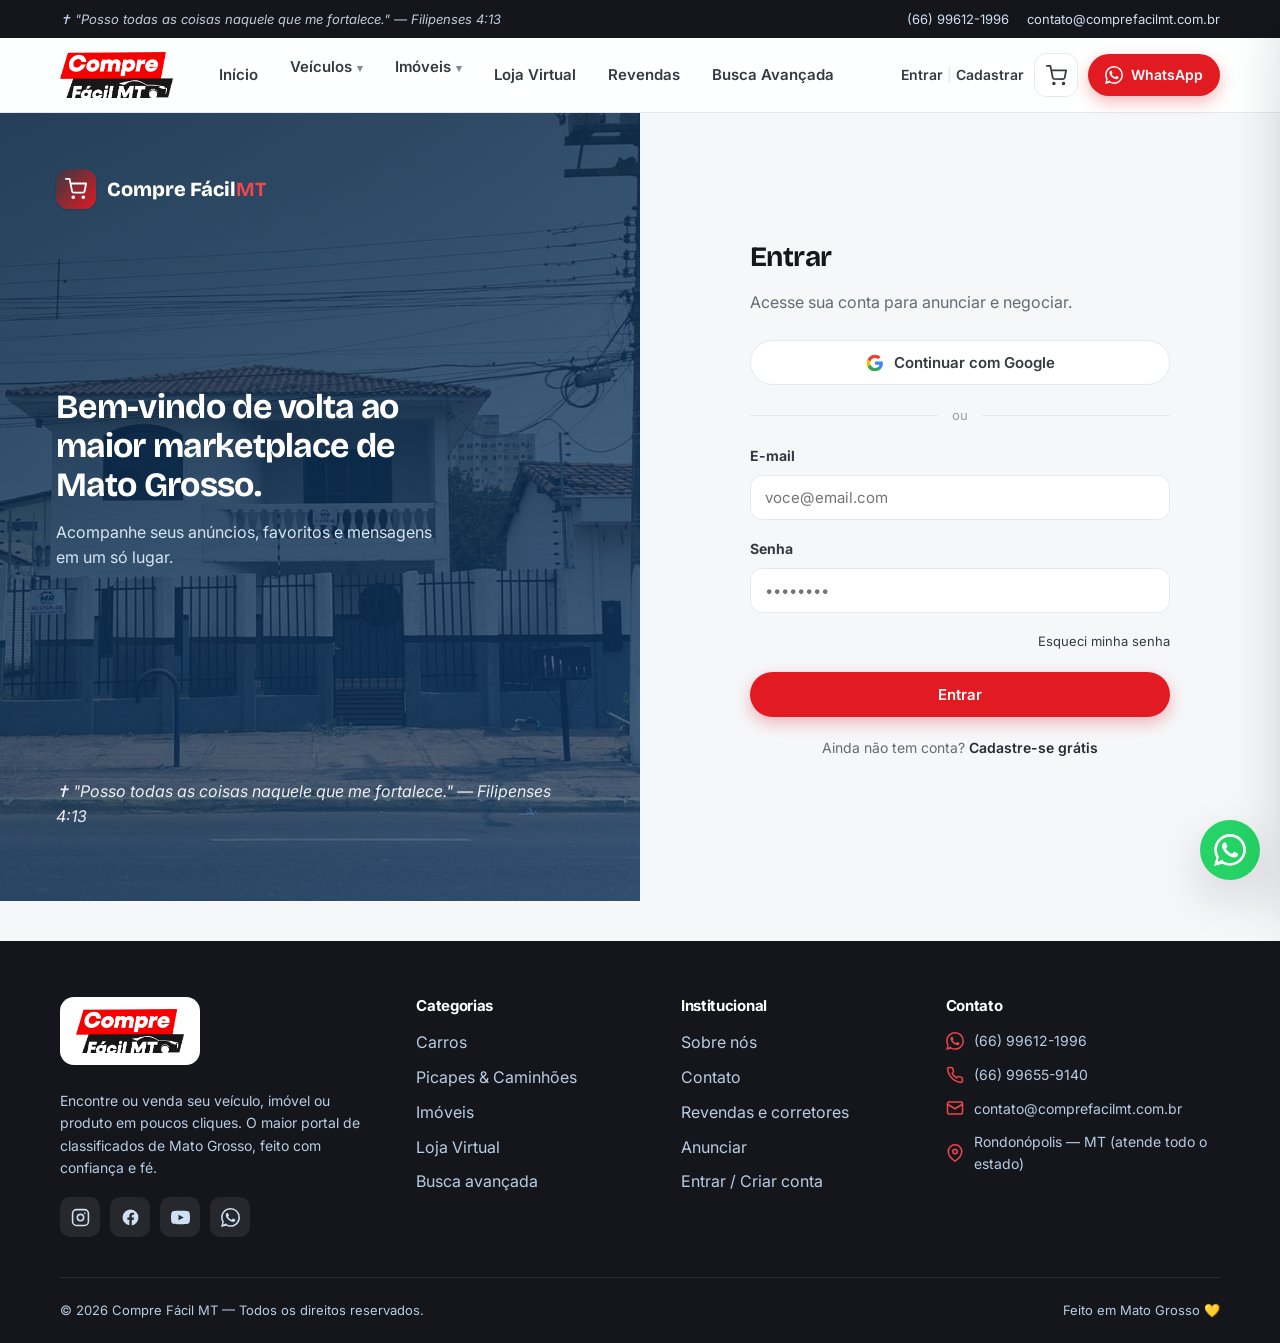
<file: login.html>
<!DOCTYPE html>
<html lang="pt-BR">
<head>
  <meta charset="UTF-8">
  <meta name="viewport" content="width=device-width, initial-scale=1.0">
  <title>Entrar — Compre Fácil MT</title>
  <link rel="preconnect" href="https://fonts.googleapis.com">
  <link rel="preconnect" href="https://fonts.gstatic.com" crossorigin>
  <link href="https://fonts.googleapis.com/css2?family=Inter:wght@400;500;600;700&display=swap" rel="stylesheet">
  <link rel="stylesheet" href="assets/css/styles.css">
</head>
<body data-page="login">
  <div id="header"></div>

  <div class="auth-wrap">
    <div class="auth-side">
      <img src="assets/img/i2.jpg" alt="">
      <div class="logo" style="color:#fff"><span class="mark"></span><span>Compre Fácil<b style="color:var(--accent-400)">MT</b></span></div>
      <div>
        <h2>Bem-vindo de volta ao maior marketplace de Mato Grosso.</h2>
        <p style="color:#d6e4f6;max-width:380px">Acompanhe seus anúncios, favoritos e mensagens em um só lugar.</p>
      </div>
      <p class="quote">✝ "Posso todas as coisas naquele que me fortalece." — Filipenses 4:13</p>
    </div>

    <div class="auth-form-side">
      <div class="auth-card">
        <h1>Entrar</h1>
        <p class="sub">Acesse sua conta para anunciar e negociar.</p>
        <div class="social-login">
          <button class="btn btn-outline btn-block" id="gbtn">Continuar com Google</button>
        </div>
        <div class="divider">ou</div>
        <form id="loginForm">
          <div class="form-field">
            <label for="email">E-mail</label>
            <input type="email" id="email" placeholder="voce@email.com" required>
          </div>
          <div class="form-field">
            <label for="senha">Senha</label>
            <input type="password" id="senha" placeholder="••••••••" required>
          </div>
          <p class="forgot"><a href="#">Esqueci minha senha</a></p>
          <button type="submit" class="btn btn-primary btn-block" style="margin-top:8px">Entrar</button>
        </form>
        <p class="switch">Ainda não tem conta? <a href="cadastro.html">Cadastre-se grátis</a></p>
      </div>
    </div>
  </div>

  <div id="footer"></div>
  <script src="assets/js/data.js"></script>
  <script src="assets/js/components.js"></script>
  <script src="assets/js/app.js"></script>
  <script>
    document.addEventListener('DOMContentLoaded',()=>{
      document.querySelector('.auth-side .logo .mark').innerHTML = ICONS.cart;
      document.getElementById('gbtn').innerHTML = ICONS.google + ' Continuar com Google';
      document.getElementById('gbtn').style.cssText += 'gap:10px';
      document.querySelector('#gbtn svg').style.width='18px';
      document.getElementById('loginForm').addEventListener('submit',(e)=>{e.preventDefault();showToast('Login de demonstração ✅');setTimeout(()=>location.href='index.html',900);});
    });
  </script>
</body>
</html>
</file>
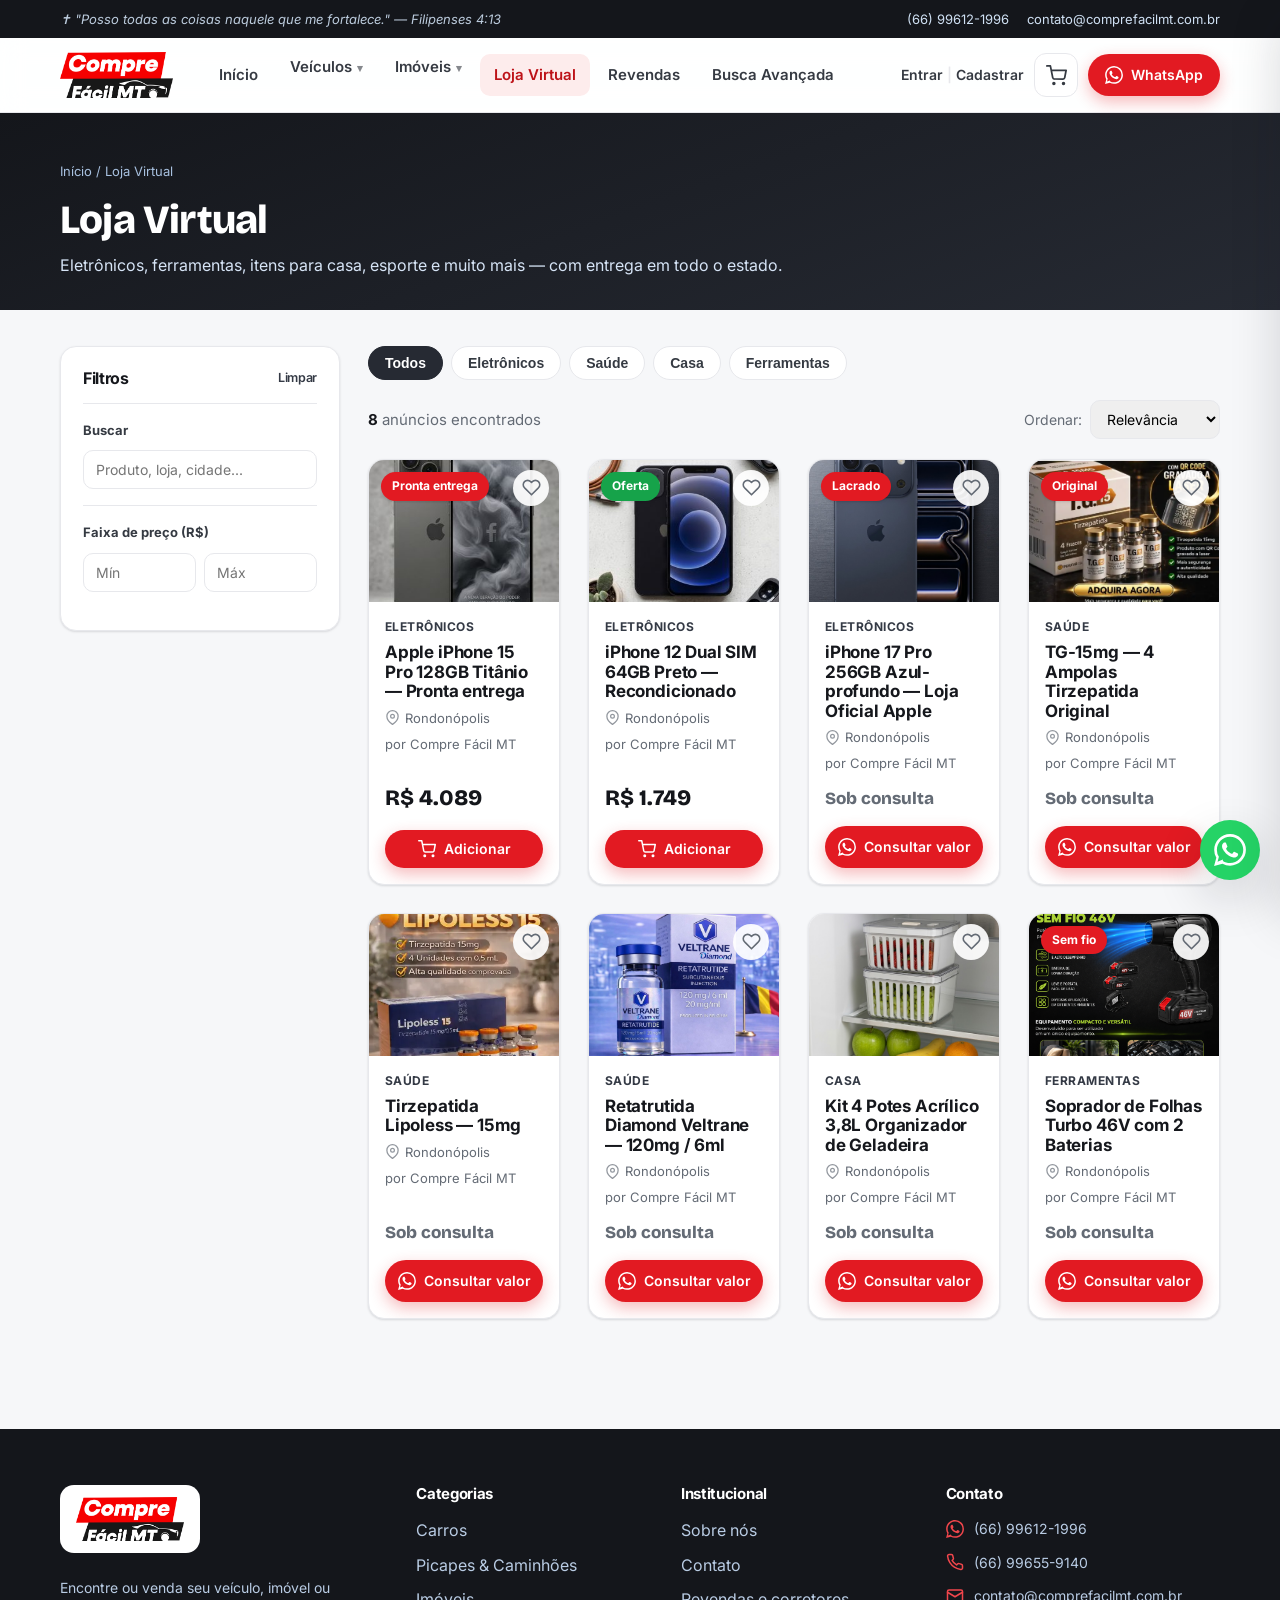
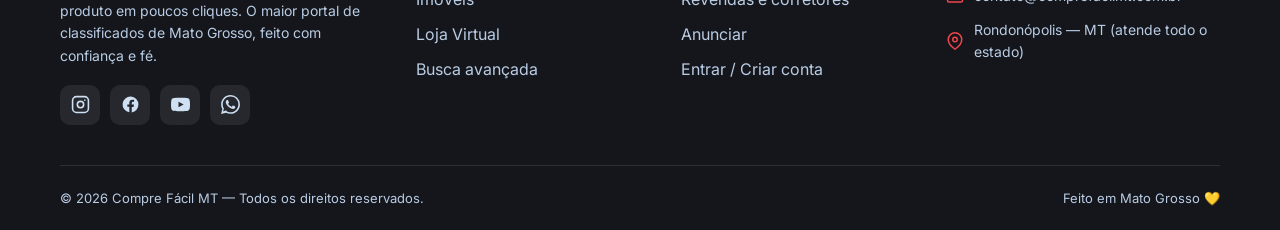
<file: loja.html>
<!DOCTYPE html>
<html lang="pt-BR">
<head>
  <meta charset="UTF-8">
  <meta name="viewport" content="width=device-width, initial-scale=1.0">
  <title>Loja Virtual — Compre Fácil MT</title>
  <meta name="description" content="Eletrônicos, ferramentas, itens para casa e muito mais. As melhores ofertas de Mato Grosso.">
  <link rel="preconnect" href="https://fonts.googleapis.com">
  <link rel="preconnect" href="https://fonts.gstatic.com" crossorigin>
  <link href="https://fonts.googleapis.com/css2?family=Inter:wght@400;500;600;700&family=Plus+Jakarta+Sans:wght@600;700;800&display=swap" rel="stylesheet">
  <link rel="stylesheet" href="assets/css/styles.css">
</head>
<body data-page="loja">
  <div id="header"></div>

  <div class="page-head">
    <div class="container">
      <div class="breadcrumb"><a href="index.html">Início</a> / Loja Virtual</div>
      <h1>Loja Virtual</h1>
      <p>Eletrônicos, ferramentas, itens para casa, esporte e muito mais — com entrega em todo o estado.</p>
    </div>
  </div>

  <div class="container">
    <div class="listing-layout">
      <aside class="filters">
        <h3>Filtros <span class="clear" id="clearFilters">Limpar</span></h3>
        <div class="filter-group">
          <label for="q">Buscar</label>
          <input type="text" id="q" data-filter placeholder="Produto, loja, cidade...">
        </div>
        <div class="filter-group">
          <label>Faixa de preço (R$)</label>
          <div class="range-row">
            <input type="number" id="fMin" data-filter placeholder="Mín">
            <input type="number" id="fMax" data-filter placeholder="Máx">
          </div>
        </div>
      </aside>

      <div>
        <div class="chips" id="groupChips">
          <button class="chip active" data-type="todos">Todos</button>
          <button class="chip" data-type="Eletrônicos">Eletrônicos</button>
          <button class="chip" data-type="Saúde">Saúde</button>
          <button class="chip" data-type="Casa">Casa</button>
          <button class="chip" data-type="Ferramentas">Ferramentas</button>
        </div>
        <div class="results-top">
          <span class="count" id="result-count"></span>
          <div class="sort">
            <label for="fSort" style="font-size:14px;color:var(--ink-500)">Ordenar:</label>
            <select id="fSort" data-filter>
              <option value="">Relevância</option>
              <option value="menor">Menor preço</option>
              <option value="maior">Maior preço</option>
            </select>
          </div>
        </div>
        <div class="grid grid-4" id="listing-grid"></div>
      </div>
    </div>
  </div>

  <div id="footer"></div>

  <script src="assets/js/data.js"></script>
  <script src="assets/js/components.js"></script>
  <script src="assets/js/app.js"></script>
</body>
</html>
</file>
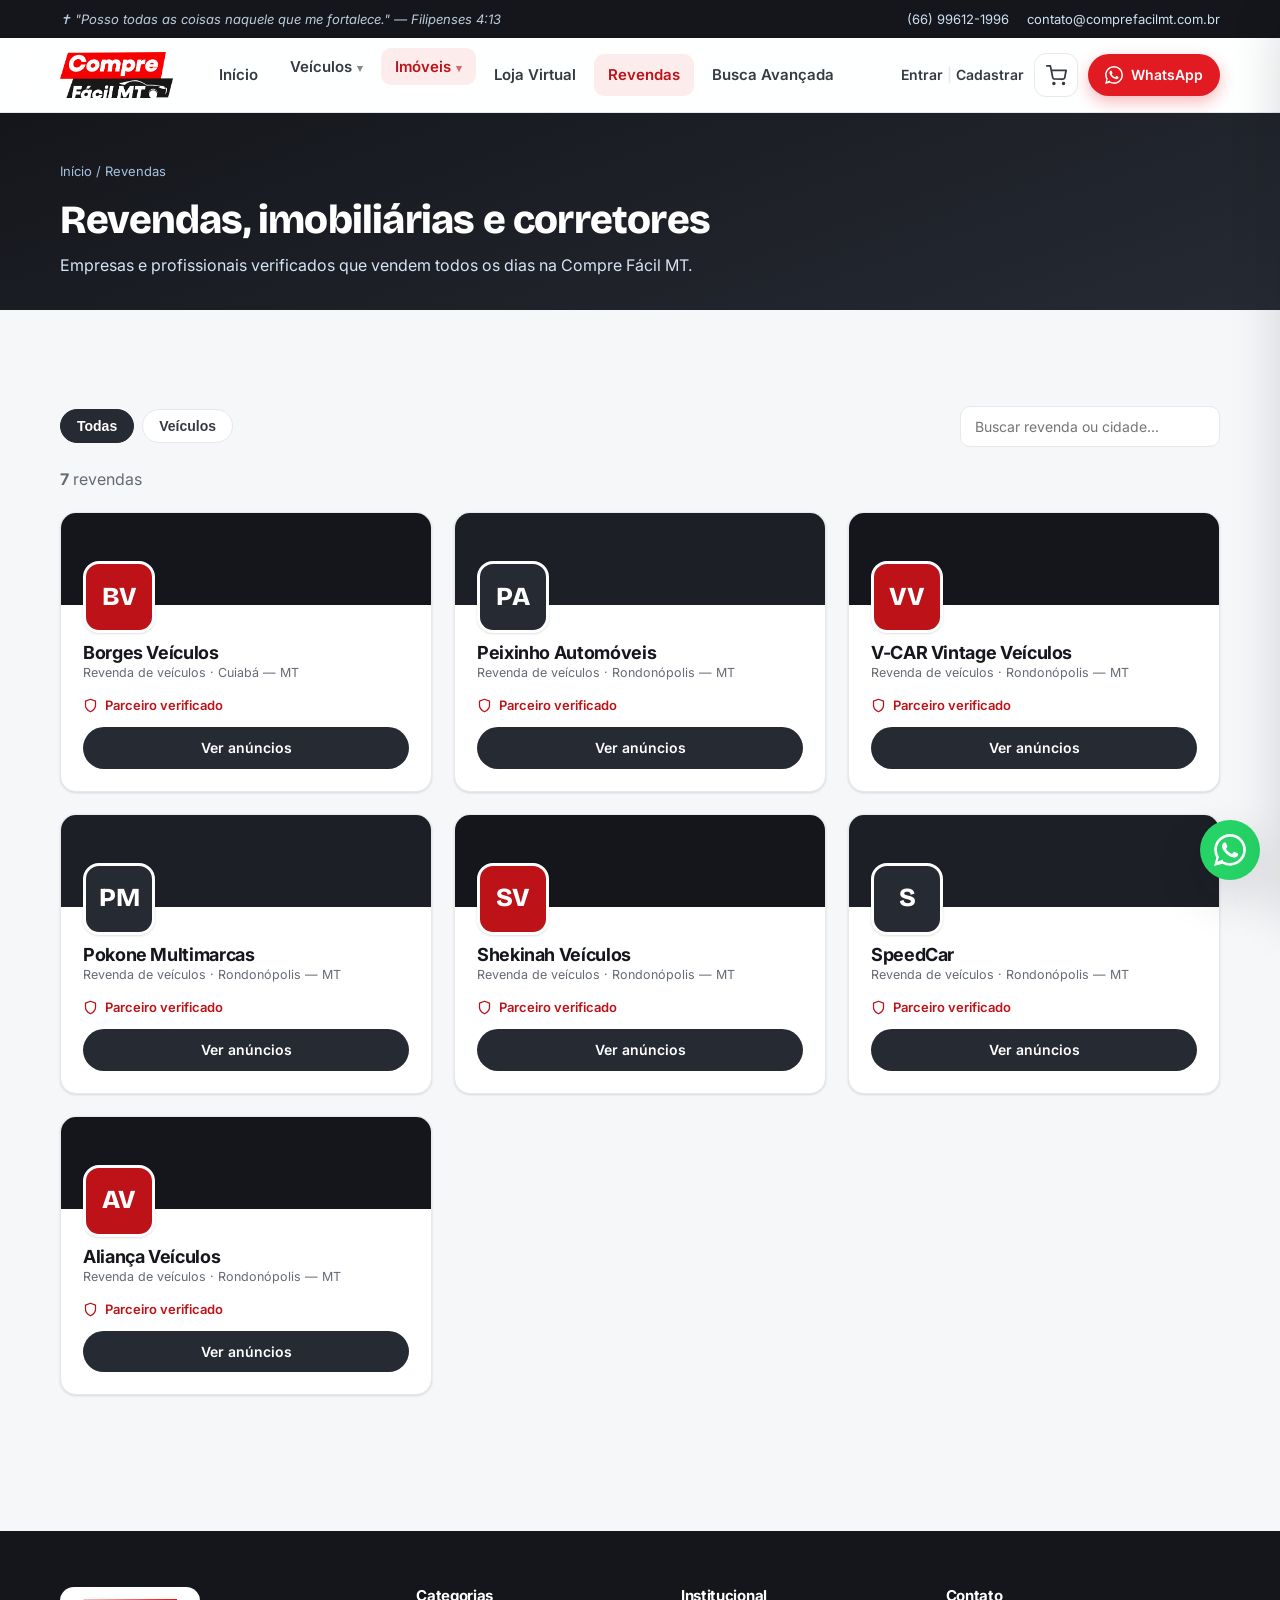
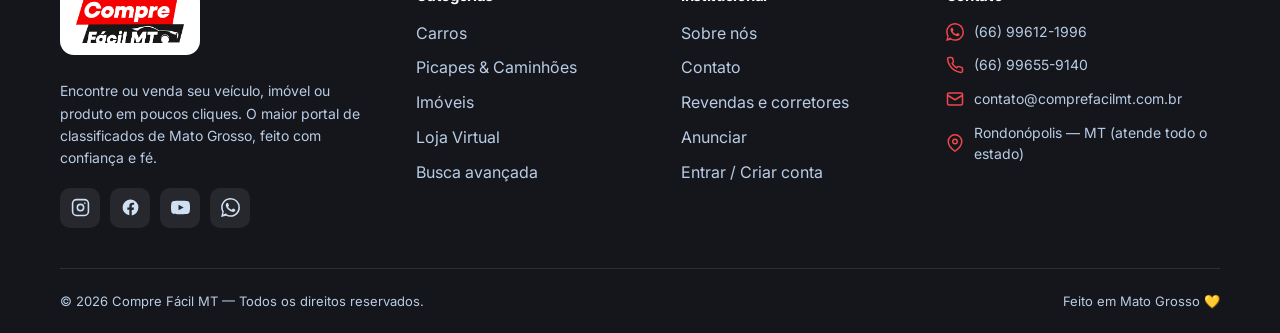
<file: revendas.html>
<!DOCTYPE html>
<html lang="pt-BR">
<head>
  <meta charset="UTF-8">
  <meta name="viewport" content="width=device-width, initial-scale=1.0">
  <title>Revendas, Imobiliárias e Corretores — Compre Fácil MT</title>
  <meta name="description" content="Revendas de veículos, imobiliárias e corretores parceiros e verificados em Mato Grosso.">
  <link rel="preconnect" href="https://fonts.googleapis.com">
  <link rel="preconnect" href="https://fonts.gstatic.com" crossorigin>
  <link href="https://fonts.googleapis.com/css2?family=Inter:wght@400;500;600;700&display=swap" rel="stylesheet">
  <link rel="stylesheet" href="assets/css/styles.css">
</head>
<body data-page="revendas">
  <div id="header"></div>

  <div class="page-head">
    <div class="container">
      <div class="breadcrumb"><a href="index.html">Início</a> / Revendas</div>
      <h1>Revendas, imobiliárias e corretores</h1>
      <p>Empresas e profissionais verificados que vendem todos os dias na Compre Fácil MT.</p>
    </div>
  </div>

  <section>
    <div class="container">
      <div class="results-top">
        <div class="chips" id="segChips" style="margin-bottom:0">
          <button class="chip active" data-type="todos">Todas</button>
          <button class="chip" data-type="veiculos">Veículos</button>
        </div>
        <div style="position:relative;min-width:260px">
          <input type="text" id="q" data-filter placeholder="Buscar revenda ou cidade..." style="width:100%;padding:11px 14px;border:1.5px solid var(--line);border-radius:10px;font-family:var(--font);font-size:14px;outline:none">
        </div>
      </div>
      <p class="count muted" id="result-count" style="margin:0 0 20px"></p>
      <div class="reseller-grid" id="reseller-grid"></div>
    </div>
  </section>

  <div id="footer"></div>
  <script src="assets/js/data.js"></script>
  <script src="assets/js/components.js"></script>
  <script src="assets/js/app.js"></script>
</body>
</html>
</file>
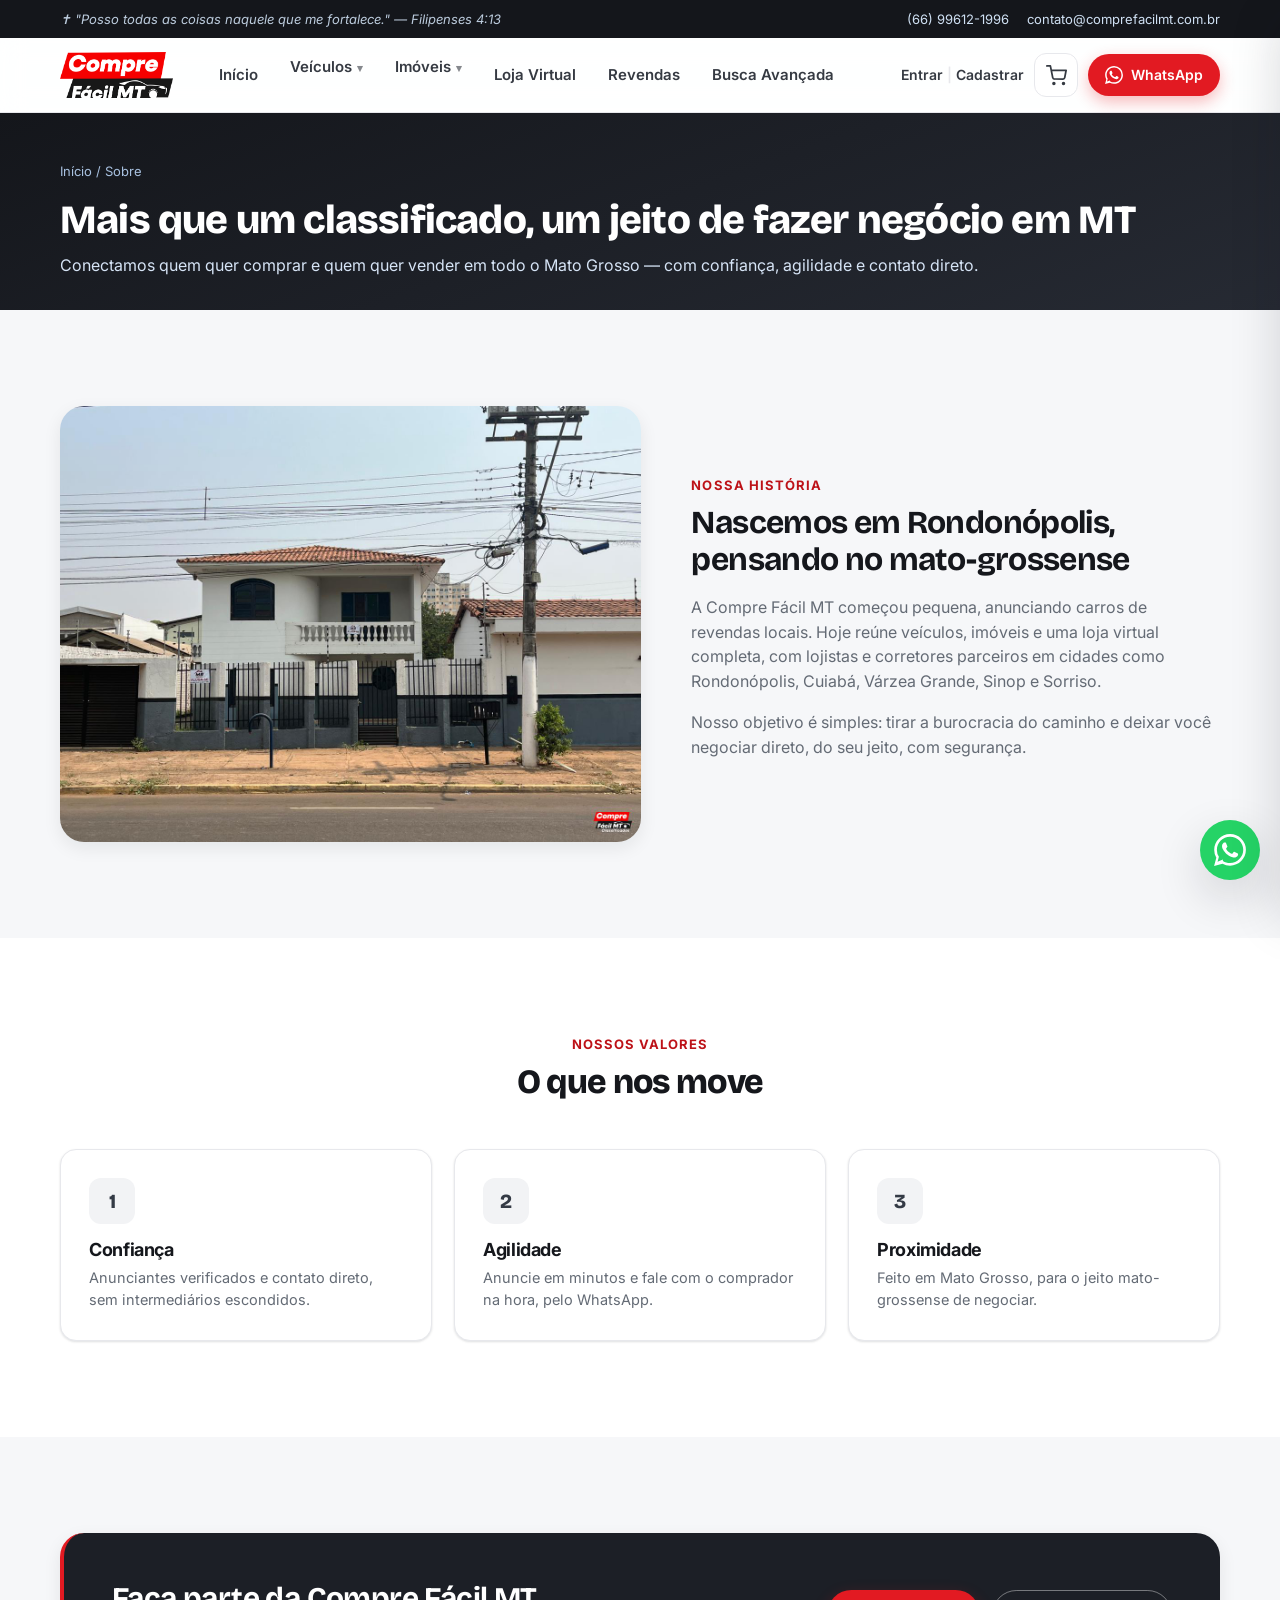
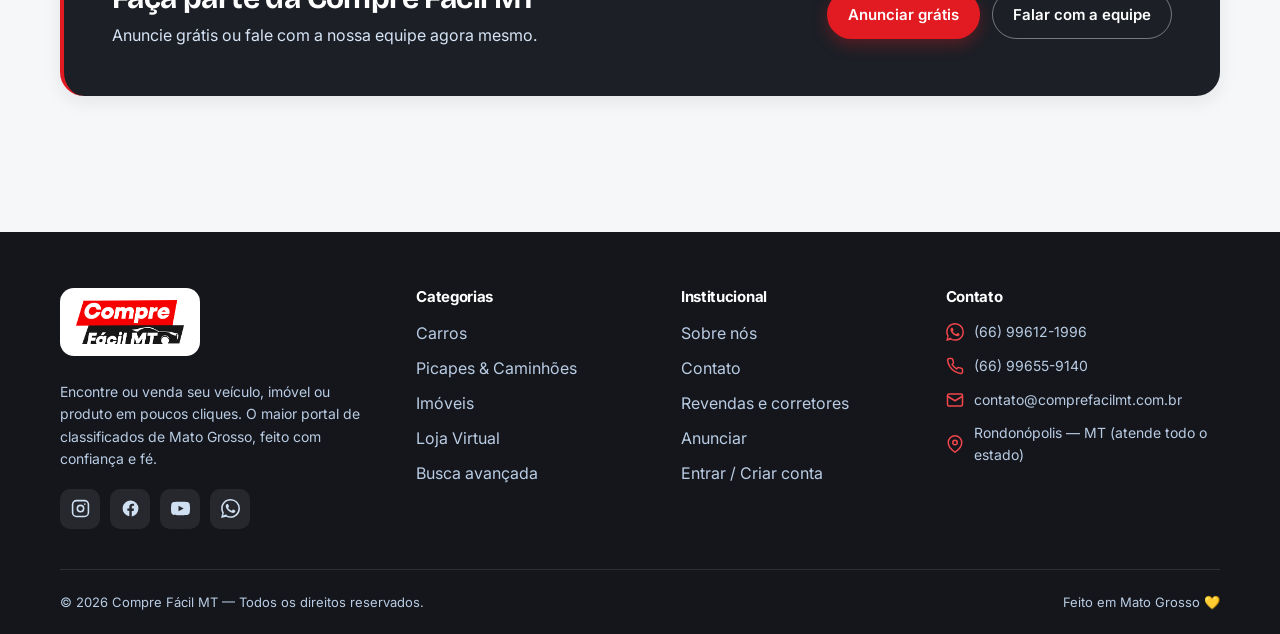
<file: sobre.html>
<!DOCTYPE html>
<html lang="pt-BR">
<head>
  <meta charset="UTF-8">
  <meta name="viewport" content="width=device-width, initial-scale=1.0">
  <title>Sobre nós — Compre Fácil MT</title>
  <meta name="description" content="Conheça a Compre Fácil MT, o marketplace que conecta compradores e vendedores em todo o Mato Grosso.">
  <link rel="preconnect" href="https://fonts.googleapis.com">
  <link rel="preconnect" href="https://fonts.gstatic.com" crossorigin>
  <link href="https://fonts.googleapis.com/css2?family=Inter:wght@400;500;600;700&display=swap" rel="stylesheet">
  <link rel="stylesheet" href="assets/css/styles.css">
</head>
<body data-page="sobre">
  <div id="header"></div>

  <div class="page-head">
    <div class="container">
      <div class="breadcrumb"><a href="index.html">Início</a> / Sobre</div>
      <h1>Mais que um classificado, um jeito de fazer negócio em MT</h1>
      <p>Conectamos quem quer comprar e quem quer vender em todo o Mato Grosso — com confiança, agilidade e contato direto.</p>
    </div>
  </div>

  <section>
    <div class="container">
      <div class="why">
        <div class="why-media reveal"><img src="assets/img/i2.jpg" alt="Mato Grosso"></div>
        <div class="reveal">
          <span class="eyebrow" style="color:var(--accent-600);font-weight:700;font-size:13px;letter-spacing:.08em;text-transform:uppercase">Nossa história</span>
          <h2 style="font-size:32px;margin:8px 0 16px">Nascemos em Rondonópolis, pensando no mato-grossense</h2>
          <p class="muted">A Compre Fácil MT começou pequena, anunciando carros de revendas locais. Hoje reúne veículos, imóveis e uma loja virtual completa, com lojistas e corretores parceiros em cidades como Rondonópolis, Cuiabá, Várzea Grande, Sinop e Sorriso.</p>
          <p class="muted">Nosso objetivo é simples: tirar a burocracia do caminho e deixar você negociar direto, do seu jeito, com segurança.</p>
        </div>
      </div>
    </div>
  </section>

  <section style="background:#fff">
    <div class="container">
      <div class="section-head" style="justify-content:center;text-align:center"><div><span class="eyebrow">Nossos valores</span><h2>O que nos move</h2></div></div>
      <div class="steps">
        <div class="step reveal"><div class="num" id="val1"></div><h3>Confiança</h3><p>Anunciantes verificados e contato direto, sem intermediários escondidos.</p></div>
        <div class="step reveal"><div class="num" id="val2"></div><h3>Agilidade</h3><p>Anuncie em minutos e fale com o comprador na hora, pelo WhatsApp.</p></div>
        <div class="step reveal"><div class="num" id="val3"></div><h3>Proximidade</h3><p>Feito em Mato Grosso, para o jeito mato-grossense de negociar.</p></div>
      </div>
    </div>
  </section>

  <section>
    <div class="container">
      <div class="cta-band reveal">
        <div><h2>Faça parte da Compre Fácil MT</h2><p>Anuncie grátis ou fale com a nossa equipe agora mesmo.</p></div>
        <div class="actions">
          <a href="anunciar.html" class="btn btn-primary">Anunciar grátis</a>
          <a href="contato.html" class="btn btn-ghost" style="color:#fff;border-color:rgba(255,255,255,.4)">Falar com a equipe</a>
        </div>
      </div>
    </div>
  </section>

  <div id="footer"></div>
  <script src="assets/js/data.js"></script>
  <script src="assets/js/components.js"></script>
  <script src="assets/js/app.js"></script>
  <script>
    document.addEventListener('DOMContentLoaded',()=>{
      [['s1','tag'],['s2','building'],['s3','pin'],['s4','shield']].forEach(([id,ic])=>{const e=document.getElementById(id);if(e)e.innerHTML=ICONS[ic];});
      ['val1','val2','val3'].forEach((id,i)=>{document.getElementById(id).textContent=i+1;});
    });
  </script>
</body>
</html>
</file>
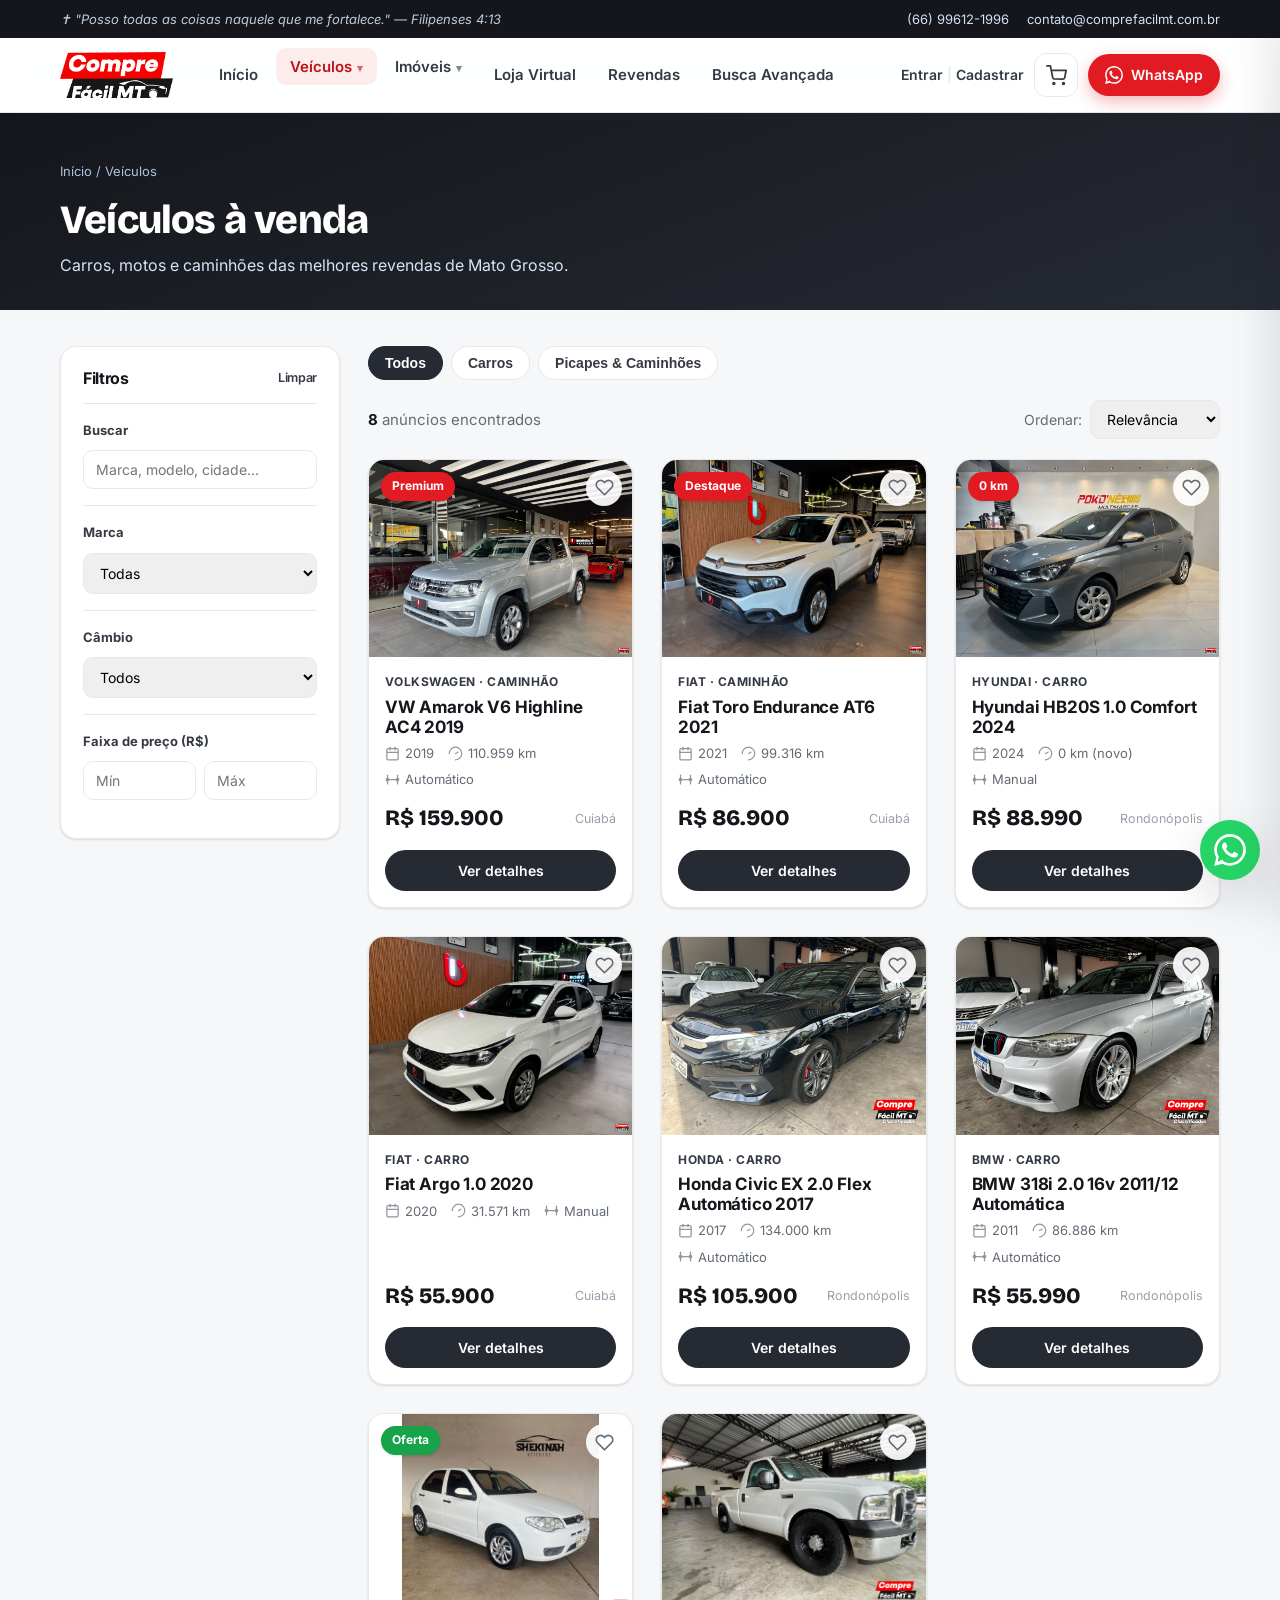
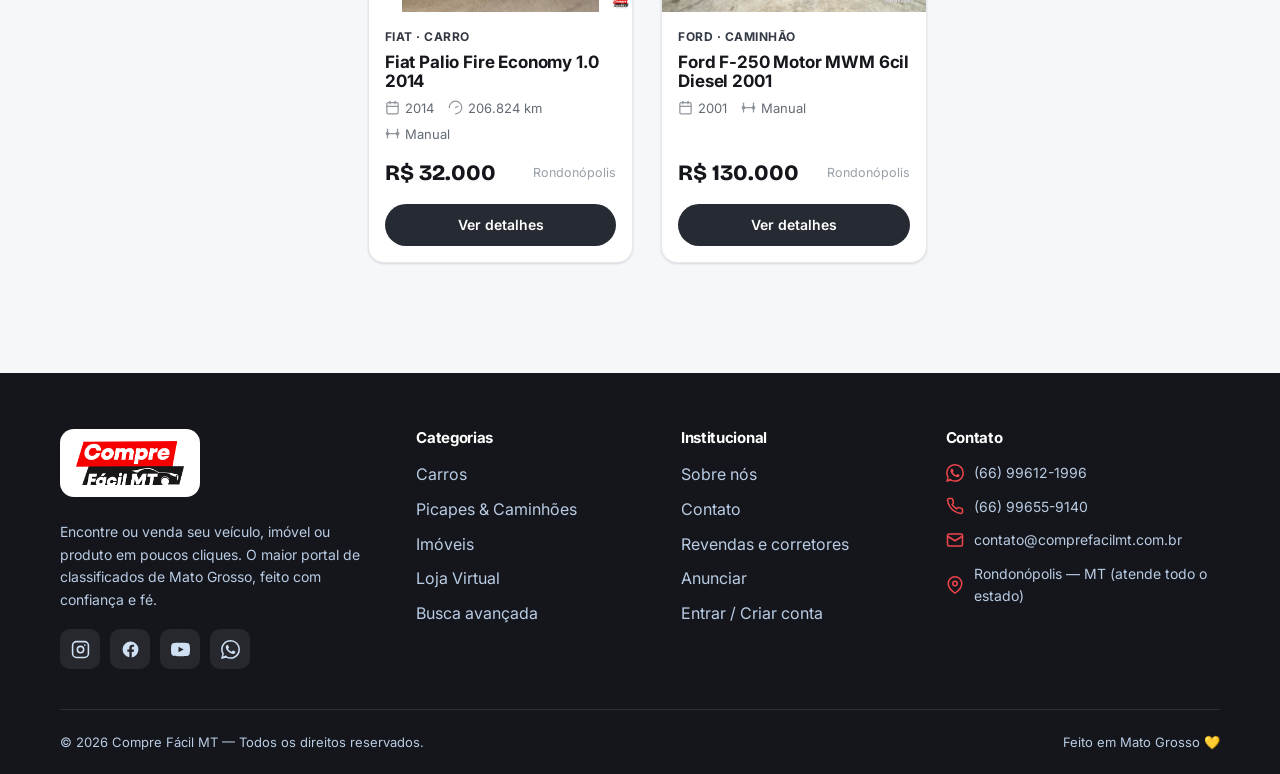
<file: veiculos.html>
<!DOCTYPE html>
<html lang="pt-BR">
<head>
  <meta charset="UTF-8">
  <meta name="viewport" content="width=device-width, initial-scale=1.0">
  <title>Veículos — Compre Fácil MT</title>
  <meta name="description" content="Carros, motos e caminhões à venda em Mato Grosso. Filtre por marca, ano, câmbio e preço.">
  <link rel="preconnect" href="https://fonts.googleapis.com">
  <link rel="preconnect" href="https://fonts.gstatic.com" crossorigin>
  <link href="https://fonts.googleapis.com/css2?family=Inter:wght@400;500;600;700&family=Plus+Jakarta+Sans:wght@600;700;800&display=swap" rel="stylesheet">
  <link rel="stylesheet" href="assets/css/styles.css">
</head>
<body data-page="veiculos">
  <div id="header"></div>

  <div class="page-head">
    <div class="container">
      <div class="breadcrumb"><a href="index.html">Início</a> / Veículos</div>
      <h1>Veículos à venda</h1>
      <p>Carros, motos e caminhões das melhores revendas de Mato Grosso.</p>
    </div>
  </div>

  <div class="container">
    <div class="listing-layout">
      <!-- Filtros -->
      <aside class="filters">
        <h3>Filtros <span class="clear" id="clearFilters">Limpar</span></h3>
        <div class="filter-group">
          <label for="q">Buscar</label>
          <input type="text" id="q" data-filter placeholder="Marca, modelo, cidade...">
        </div>
        <div class="filter-group">
          <label>Marca</label>
          <select id="fBrand" data-filter>
            <option value="">Todas</option>
            <option>Volkswagen</option><option>Fiat</option><option>Hyundai</option>
            <option>Honda</option><option>BMW</option><option>Ford</option>
          </select>
        </div>
        <div class="filter-group">
          <label>Câmbio</label>
          <select id="fGear" data-filter>
            <option value="">Todos</option>
            <option>Automático</option><option>Manual</option>
          </select>
        </div>
        <div class="filter-group">
          <label>Faixa de preço (R$)</label>
          <div class="range-row">
            <input type="number" id="fMin" data-filter placeholder="Mín">
            <input type="number" id="fMax" data-filter placeholder="Máx">
          </div>
        </div>
      </aside>

      <!-- Resultados -->
      <div>
        <div class="chips" id="typeChips">
          <button class="chip active" data-type="todos">Todos</button>
          <button class="chip" data-type="Carro">Carros</button>
          <button class="chip" data-type="Caminhão">Picapes & Caminhões</button>
        </div>
        <div class="results-top">
          <span class="count" id="result-count"></span>
          <div class="sort">
            <label for="fSort" style="font-size:14px;color:var(--ink-500)">Ordenar:</label>
            <select id="fSort" data-filter>
              <option value="">Relevância</option>
              <option value="menor">Menor preço</option>
              <option value="maior">Maior preço</option>
            </select>
          </div>
        </div>
        <div class="grid grid-3" id="listing-grid"></div>
      </div>
    </div>
  </div>

  <div id="footer"></div>

  <script src="assets/js/data.js"></script>
  <script src="assets/js/components.js"></script>
  <script src="assets/js/app.js"></script>
</body>
</html>
</file>
<file: assets/css/styles.css>
/* =========================================================
   Compre Fácil MT — Redesign
   Design system + componentes
   ========================================================= */

@import url('https://fonts.googleapis.com/css2?family=Bricolage+Grotesque:opsz,wght@12..96,500;12..96,600;12..96,700;12..96,800&display=swap');

:root {
  /* Paleta — identidade Compre Fácil MT (vermelho + preto + branco) */
  --brand-900: #14161b;
  --brand-800: #1c1f26;
  --brand-700: #262a33;
  --brand-600: #343a45;
  --brand-500: #475060;
  --brand-400: #7c8593;
  --brand-50:  #f2f3f5;

  --accent-600: #bd1218;
  --accent-500: #e21a22;
  --accent-400: #f0464c;

  --success:   #16a34a;
  --success-bg:#e9f9ef;

  --ink-900: #15171c;
  --ink-700: #353a42;
  --ink-500: #646b75;
  --ink-400: #99a0aa;
  --line:    #e7e8ec;
  --bg:      #f6f7f9;
  --white:   #ffffff;

  --radius-sm: 10px;
  --radius:    16px;
  --radius-lg: 24px;

  --shadow-sm: 0 1px 2px rgba(17, 20, 28, .06), 0 1px 3px rgba(17, 20, 28, .08);
  --shadow:    0 6px 18px rgba(17, 20, 28, .08);
  --shadow-lg: 0 18px 48px rgba(17, 20, 28, .16);

  --container: 1200px;

  --font: 'Inter', -apple-system, BlinkMacSystemFont, 'Segoe UI', Roboto, sans-serif;
  --font-display: 'Bricolage Grotesque', 'Plus Jakarta Sans', 'Inter', sans-serif;
}

* { box-sizing: border-box; }

html { scroll-behavior: smooth; overflow-x: clip; }
body { overflow-x: clip; }

body {
  margin: 0;
  font-family: var(--font);
  color: var(--ink-900);
  background: var(--bg);
  line-height: 1.55;
  -webkit-font-smoothing: antialiased;
}

img { max-width: 100%; display: block; }
a { color: inherit; text-decoration: none; }

h1, h2, h3, h4 { font-family: var(--font-display); line-height: 1.15; margin: 0; letter-spacing: -.02em; }

.container { width: 100%; max-width: var(--container); margin: 0 auto; padding: 0 20px; }

.muted { color: var(--ink-500); }
.accent-text { color: var(--accent-600); }

/* ====================== Botões ====================== */
.btn {
  display: inline-flex; align-items: center; gap: 8px;
  font-family: var(--font); font-weight: 600; font-size: 15px;
  padding: 12px 20px; border-radius: 999px; border: 1.5px solid transparent;
  cursor: pointer; transition: transform .12s ease, box-shadow .2s ease, background .2s ease;
  white-space: nowrap;
}
.btn:active { transform: translateY(1px); }
.btn svg { width: 18px; height: 18px; flex-shrink: 0; }
.btn-primary { background: var(--accent-500); color: #fff; box-shadow: 0 6px 16px rgba(226, 26, 34, .30); }
.btn-primary:hover { background: var(--accent-600); }
.btn-dark { background: var(--brand-700); color: #fff; }
.btn-dark:hover { background: var(--brand-800); }
.btn-ghost { background: transparent; border-color: var(--line); color: var(--ink-700); }
.btn-ghost:hover { background: var(--white); border-color: var(--brand-400); color: var(--brand-700); }
.btn-wa { background: #25d366; color: #fff; box-shadow: 0 6px 16px rgba(37, 211, 102, .35); }
.btn-wa:hover { background: #1fb858; }
.btn-block { width: 100%; justify-content: center; }
.btn-sm { padding: 9px 16px; font-size: 14px; }

/* ====================== Topbar ====================== */
.topbar {
  background: var(--brand-900); color: #cfe0f3; font-size: 13px;
}
.topbar .container { display: flex; align-items: center; justify-content: space-between; height: 38px; gap: 16px; }
.topbar .verse { display: inline-flex; align-items: center; gap: 7px; font-style: italic; opacity: .9; }
.topbar .top-links { display: flex; gap: 18px; }
.topbar a:hover { color: #fff; }

/* ====================== Header ====================== */
/* #header é só um placeholder de injeção — não pode formar caixa,
   senão o sticky não tem "trilho" pra percorrer */
#header { display: contents; }
.site-header {
  position: sticky; top: 0; z-index: 100;
  background: rgba(255,255,255,.9); backdrop-filter: blur(12px);
  border-bottom: 1px solid var(--line);
}
.site-header .container { display: flex; align-items: center; gap: 24px; height: 74px; }

.logo { display: flex; align-items: center; gap: 11px; font-family: var(--font-display); font-weight: 800; font-size: 20px; color: var(--brand-900); }
.logo-img img { height: 46px; width: auto; display: block; }
.logo-badge { display: inline-block; background: #fff; padding: 12px 16px; border-radius: 14px; }
.logo-badge img { height: 44px; width: auto; display: block; }
.logo .mark {
  width: 40px; height: 40px; border-radius: 12px; display: grid; place-items: center;
  background: linear-gradient(135deg, var(--brand-600), var(--accent-500)); color: #fff;
  box-shadow: var(--shadow-sm); flex-shrink: 0;
}
.logo .mark svg { width: 22px; height: 22px; }
.logo b { color: var(--accent-600); }
.logo small { display: block; font-size: 11px; font-weight: 600; color: var(--ink-400); letter-spacing: .04em; margin-top: -2px; }

.main-nav { display: flex; gap: 4px; margin-left: 8px; }
.main-nav a {
  padding: 9px 14px; border-radius: 10px; font-weight: 600; font-size: 15px; color: var(--ink-700);
  transition: background .15s, color .15s;
}
.main-nav a:hover { background: #fdecec; color: var(--accent-600); }
.main-nav a.active { color: var(--accent-600); background: #fdecec; }

.header-actions { margin-left: auto; display: flex; align-items: center; gap: 10px; }

.menu-toggle { display: none; background: none; border: none; cursor: pointer; padding: 8px; color: var(--brand-900); }
.menu-toggle svg { width: 26px; height: 26px; }

/* ====================== Hero carrossel full-screen ====================== */
.hero {
  position: relative; height: 64vh; min-height: 440px; max-height: 760px; overflow: hidden;
  background: var(--brand-900);
}
.hero-slides { position: absolute; inset: 0; }
.hero-slide {
  position: absolute; inset: 0; opacity: 0; transition: opacity 1.2s ease;
  background-size: cover; background-position: center;
}
.hero-slide.active { opacity: 1; }
.hero-slide.active .hero-slide-img { animation: kenburns 7s ease-out forwards; }
.hero-slide-img { position: absolute; inset: 0; width: 100%; height: 100%; object-fit: cover; transform: scale(1.02); }
@keyframes kenburns { from { transform: scale(1.02); } to { transform: scale(1.12); } }
/* véu sutil só para legibilidade dos controles, sem glow */
.hero::after { content: ''; position: absolute; inset: 0; z-index: 2; pointer-events: none;
  background: linear-gradient(180deg, rgba(10,23,38,.28) 0%, rgba(10,23,38,0) 22%, rgba(10,23,38,0) 60%, rgba(10,23,38,.42) 100%); }

.hero-nav {
  position: absolute; top: 50%; transform: translateY(-50%); z-index: 5;
  width: 52px; height: 52px; border-radius: 50%; border: 1.5px solid rgba(255,255,255,.5);
  background: rgba(10,23,38,.18); color: #fff; display: grid; place-items: center; cursor: pointer;
  transition: background .2s, border-color .2s; backdrop-filter: blur(4px);
}
.hero-nav:hover { background: rgba(10,23,38,.45); border-color: #fff; }
.hero-nav svg { width: 24px; height: 24px; }
.hero-nav.prev { left: 24px; }
.hero-nav.next { right: 24px; }

.hero-dots { position: absolute; bottom: 92px; left: 50%; transform: translateX(-50%); z-index: 5; display: flex; gap: 10px; }
.hero-dot { width: 38px; height: 4px; border-radius: 999px; background: rgba(255,255,255,.4); border: none; cursor: pointer; padding: 0; transition: background .25s; }
.hero-dot.active { background: #fff; }

.hero-scroll {
  position: absolute; bottom: 22px; left: 50%; transform: translateX(-50%); z-index: 5;
  color: #fff; font-size: 12px; letter-spacing: .14em; text-transform: uppercase; font-weight: 600;
  display: flex; flex-direction: column; align-items: center; gap: 8px;
  background: none; border: none; cursor: pointer; font-family: var(--font);
  text-shadow: 0 1px 8px rgba(0,0,0,.5); transition: transform .2s; animation: bob 2s ease-in-out infinite;
}
.hero-scroll:hover { transform: translateX(-50%) translateY(3px); }
@keyframes bob { 0%,100% { transform: translateX(-50%) translateY(0); } 50% { transform: translateX(-50%) translateY(6px); } }
.hero-scroll .mouse { width: 22px; height: 34px; border: 1.5px solid rgba(255,255,255,.7); border-radius: 12px; position: relative; }
.hero-scroll .mouse::after { content: ''; position: absolute; top: 6px; left: 50%; transform: translateX(-50%); width: 3px; height: 7px; border-radius: 2px; background: #fff; animation: scrolldot 1.6s infinite; }
@keyframes scrolldot { 0% { opacity: 0; transform: translate(-50%, 0); } 40% { opacity: 1; } 80% { opacity: 0; transform: translate(-50%, 10px); } }

/* ====================== Search box (faixa própria abaixo do hero) ====================== */
.search-section { background: var(--white); padding: 26px 0; border-bottom: 1px solid var(--line); }
.search-bar {
  background: #fff; border-radius: var(--radius); padding: 8px; border: 1px solid var(--line);
  box-shadow: var(--shadow); display: grid; grid-template-columns: auto 1.4fr 1fr auto; gap: 6px; align-items: stretch;
}
.search-bar .field { display: flex; flex-direction: column; justify-content: center; padding: 8px 14px; border-radius: 10px; border-right: 1px solid var(--line); }
.search-bar .field:last-of-type { border-right: none; }
.search-bar .field:hover { background: var(--bg); }
.search-bar label { font-size: 11px; font-weight: 700; color: var(--ink-400); text-transform: uppercase; letter-spacing: .05em; }
.search-bar input, .search-bar select {
  border: none; background: transparent; font-family: var(--font); font-size: 15px; color: var(--ink-900);
  padding: 2px 0; outline: none; width: 100%; cursor: pointer;
}
.search-bar .btn { align-self: stretch; }

@media (prefers-reduced-motion: reduce) {
  .hero-slide { transition: opacity .4s ease; }
  .hero-slide.active .hero-slide-img { animation: none; }
  .hero-scroll, .hero-scroll .mouse::after { animation: none; }
}

/* ====================== Sections ====================== */
section { padding: 96px 0; }
.section-head { display: flex; align-items: flex-end; justify-content: space-between; gap: 20px; margin-bottom: 48px; }
.section-head h2 { font-size: clamp(24px, 3vw, 34px); font-weight: 800; }
.section-head .eyebrow { color: var(--accent-600); font-weight: 700; font-size: 13px; letter-spacing: .08em; text-transform: uppercase; margin-bottom: 8px; display: block; }
.section-head p { color: var(--ink-500); margin: 6px 0 0; max-width: 520px; }
.section-head a.see-all { color: var(--accent-600); font-weight: 700; font-size: 15px; display: inline-flex; align-items: center; gap: 6px; }
.section-head a.see-all:hover { gap: 10px; }

/* ====================== Categorias ====================== */
.cat-grid { display: grid; grid-template-columns: repeat(4, 1fr); gap: 24px; }
.cat-card {
  position: relative; border-radius: var(--radius); overflow: hidden; min-height: 180px;
  display: flex; align-items: flex-end; color: #fff; box-shadow: var(--shadow);
  transition: transform .2s ease, box-shadow .2s ease;
}
.cat-card:hover { transform: translateY(-4px); box-shadow: var(--shadow-lg); }
.cat-card img { position: absolute; inset: 0; width: 100%; height: 100%; object-fit: cover; }
.cat-card::after { content: ''; position: absolute; inset: 0; background: linear-gradient(180deg, rgba(10,37,64,0) 30%, rgba(10,37,64,.85)); }
.cat-card .cc-body { position: relative; z-index: 2; padding: 18px; width: 100%; }
.cat-card .cc-body h3 { font-size: 19px; }
.cat-card .cc-body span { font-size: 13px; opacity: .85; }

/* ====================== Cards de produto/anúncio ====================== */
.grid { display: grid; gap: 28px; }
.grid-3 { grid-template-columns: repeat(3, 1fr); }
.grid-4 { grid-template-columns: repeat(4, 1fr); }

.card {
  background: #fff; border-radius: var(--radius); overflow: hidden; box-shadow: var(--shadow-sm);
  border: 1px solid var(--line); transition: transform .18s ease, box-shadow .2s ease; display: flex; flex-direction: column;
}
.card:hover { transform: translateY(-4px); box-shadow: var(--shadow-lg); }
.card .thumb { position: relative; aspect-ratio: 4/3; overflow: hidden; background: var(--brand-50); }
.card .thumb img { width: 100%; height: 100%; object-fit: cover; transition: transform .35s ease; }
.card:hover .thumb img { transform: scale(1.05); }
.card .badge {
  position: absolute; top: 12px; left: 12px; background: var(--accent-500); color: #fff;
  font-size: 12px; font-weight: 700; padding: 5px 11px; border-radius: 999px; box-shadow: var(--shadow-sm);
}
.card .badge.green { background: var(--success); }
.card .fav {
  position: absolute; top: 10px; right: 10px; width: 36px; height: 36px; border-radius: 50%;
  background: rgba(255,255,255,.92); display: grid; place-items: center; cursor: pointer; border: none;
  color: var(--ink-500); transition: color .15s, transform .15s;
}
.card .fav:hover { color: #e23744; transform: scale(1.1); }
.card .fav.on { color: #e23744; }
.card .fav svg { width: 19px; height: 19px; }

.card .body { padding: 16px; display: flex; flex-direction: column; flex: 1; }
.card .cat-tag { font-size: 12px; font-weight: 700; color: var(--brand-600); text-transform: uppercase; letter-spacing: .04em; }
.card h3.title { font-size: 17px; margin: 6px 0; font-weight: 700; font-family: var(--font); letter-spacing: -.01em; }
.card .meta { display: flex; flex-wrap: wrap; gap: 6px 14px; color: var(--ink-500); font-size: 13px; margin-bottom: 12px; }
.card .meta span { display: inline-flex; align-items: center; gap: 5px; }
.card .meta svg { width: 15px; height: 15px; opacity: .7; }
.card .price-row { margin-top: auto; display: flex; align-items: center; justify-content: space-between; gap: 10px; }
.card .price { font-family: var(--font-display); font-size: 22px; font-weight: 800; color: var(--brand-900); }
.card .price.price-sm { font-size: 17px; color: var(--ink-500); }
.card .price small { display: block; font-size: 12px; font-weight: 600; color: var(--ink-400); text-decoration: line-through; }
.card .loc { font-size: 12.5px; color: var(--ink-400); display: inline-flex; align-items: center; gap: 4px; }
.card .card-cta { margin-top: 14px; }

/* ====================== Lojistas ====================== */
.dealer-grid { display: grid; grid-template-columns: repeat(5, 1fr); gap: 16px; }
.dealer {
  background: #fff; border: 1px solid var(--line); border-radius: var(--radius); padding: 22px 16px; text-align: center;
  transition: transform .18s, box-shadow .2s; box-shadow: var(--shadow-sm);
}
.dealer:hover { transform: translateY(-3px); box-shadow: var(--shadow); }
.dealer .ava {
  width: 64px; height: 64px; border-radius: 16px; margin: 0 auto 12px; display: grid; place-items: center;
  font-family: var(--font-display); font-weight: 800; font-size: 24px; color: #fff;
}
.dealer h4 { font-size: 15px; font-family: var(--font); }
.dealer span { font-size: 12.5px; color: var(--ink-500); }
.dealer .stars { color: var(--accent-500); font-size: 13px; margin-top: 6px; }

/* ====================== Faixa CTA ====================== */
.cta-band {
  background: var(--brand-800);
  border-radius: var(--radius-lg); padding: 48px; color: #fff;
  display: flex; align-items: center; justify-content: space-between; gap: 30px; flex-wrap: wrap;
  box-shadow: var(--shadow); position: relative; overflow: hidden;
  border-left: 4px solid var(--accent-500);
}
.cta-band h2 { font-size: 30px; position: relative; }
.cta-band p { color: #d6e4f6; margin: 8px 0 0; position: relative; }
.cta-band .actions { display: flex; gap: 12px; position: relative; flex-wrap: wrap; }

/* ====================== Como funciona ====================== */
.steps { display: grid; grid-template-columns: repeat(3, 1fr); gap: 22px; }
.step { background: #fff; border: 1px solid var(--line); border-radius: var(--radius); padding: 28px; box-shadow: var(--shadow-sm); }
.step .num { width: 46px; height: 46px; border-radius: 12px; background: var(--brand-50); color: var(--brand-600); display: grid; place-items: center; font-family: var(--font-display); font-weight: 800; font-size: 20px; margin-bottom: 16px; }
.step h3 { font-size: 18px; font-family: var(--font); margin-bottom: 6px; }
.step p { color: var(--ink-500); font-size: 14.5px; margin: 0; }

/* ====================== Page header (interno) ====================== */
.page-head {
  background: linear-gradient(160deg, var(--brand-900), var(--brand-700));
  color: #fff; padding: 48px 0 32px;
}
.page-head h1 { font-size: clamp(28px, 4vw, 40px); font-weight: 800; }
.page-head p { color: #d6e4f6; margin: 10px 0 0; }
.breadcrumb { font-size: 13px; color: #a8c1e0; margin-bottom: 16px; }
.breadcrumb a:hover { color: #fff; }

/* ====================== Filtros ====================== */
.listing-layout { display: grid; grid-template-columns: 280px 1fr; gap: 28px; align-items: start; padding: 36px 0 70px; }
.filters {
  background: #fff; border: 1px solid var(--line); border-radius: var(--radius); padding: 22px; box-shadow: var(--shadow-sm);
  position: sticky; top: 90px;
}
.filters h3 { font-size: 16px; font-family: var(--font); margin-bottom: 16px; display: flex; align-items: center; justify-content: space-between; }
.filters .clear { font-size: 12.5px; color: var(--brand-600); font-weight: 600; cursor: pointer; }
.filter-group { padding: 16px 0; border-top: 1px solid var(--line); }
.filter-group > label { font-size: 13px; font-weight: 700; color: var(--ink-700); display: block; margin-bottom: 10px; }
.filter-group input[type=text], .filter-group select, .filter-group input[type=number] {
  width: 100%; padding: 10px 12px; border: 1.5px solid var(--line); border-radius: 10px; font-family: var(--font); font-size: 14px; outline: none; transition: border-color .15s;
}
.filter-group input:focus, .filter-group select:focus { border-color: var(--brand-400); }
.range-row { display: flex; gap: 8px; }
.check { display: flex; align-items: center; gap: 9px; padding: 6px 0; font-size: 14px; color: var(--ink-700); cursor: pointer; }
.check input { width: 17px; height: 17px; accent-color: var(--brand-600); }

.results-top { display: flex; align-items: center; justify-content: space-between; margin-bottom: 20px; flex-wrap: wrap; gap: 12px; }
.results-top .count { font-size: 15px; color: var(--ink-500); }
.results-top .count b { color: var(--ink-900); }
.sort { display: flex; align-items: center; gap: 8px; }
.sort select { padding: 9px 12px; border: 1.5px solid var(--line); border-radius: 10px; font-family: var(--font); font-size: 14px; outline: none; }

.empty { text-align: center; padding: 60px 20px; color: var(--ink-500); }
.empty svg { width: 56px; height: 56px; color: var(--ink-400); margin-bottom: 14px; }

.chips { display: flex; gap: 8px; flex-wrap: wrap; margin-bottom: 20px; }
.chip { background: #fff; border: 1.5px solid var(--line); border-radius: 999px; padding: 8px 16px; font-size: 14px; font-weight: 600; color: var(--ink-700); cursor: pointer; transition: all .15s; }
.chip:hover { border-color: var(--brand-400); }
.chip.active { background: var(--brand-700); border-color: var(--brand-700); color: #fff; }

/* ====================== Anunciar (form) ====================== */
.form-card { background: #fff; border: 1px solid var(--line); border-radius: var(--radius-lg); padding: 36px; box-shadow: var(--shadow); max-width: 760px; margin: 0 auto; }
.form-row { display: grid; grid-template-columns: 1fr 1fr; gap: 18px; }
.form-field { margin-bottom: 18px; }
.form-field label { display: block; font-size: 14px; font-weight: 700; color: var(--ink-700); margin-bottom: 8px; }
.form-field input, .form-field select, .form-field textarea {
  width: 100%; padding: 12px 14px; border: 1.5px solid var(--line); border-radius: 12px; font-family: var(--font); font-size: 15px; outline: none; transition: border-color .15s;
}
.form-field input:focus, .form-field select:focus, .form-field textarea:focus { border-color: var(--brand-400); }
.form-field textarea { min-height: 120px; resize: vertical; }
.upload {
  border: 2px dashed var(--line); border-radius: 14px; padding: 30px; text-align: center; color: var(--ink-500); cursor: pointer; transition: border-color .15s, background .15s;
}
.upload:hover { border-color: var(--brand-400); background: var(--brand-50); }
.upload svg { width: 40px; height: 40px; color: var(--brand-400); margin-bottom: 8px; }

.benefits { display: grid; grid-template-columns: repeat(3, 1fr); gap: 18px; margin-bottom: 36px; }
.benefit { display: flex; gap: 14px; align-items: flex-start; }
.benefit .ic { width: 44px; height: 44px; border-radius: 12px; background: var(--brand-50); color: var(--brand-600); display: grid; place-items: center; flex-shrink: 0; }
.benefit .ic svg { width: 22px; height: 22px; }
.benefit h4 { font-size: 16px; font-family: var(--font); }
.benefit p { font-size: 13.5px; color: var(--ink-500); margin: 4px 0 0; }

.toast {
  position: fixed; bottom: 24px; left: 50%; transform: translateX(-50%) translateY(120px);
  background: var(--ink-900); color: #fff; padding: 14px 22px; border-radius: 12px; box-shadow: var(--shadow-lg);
  font-weight: 600; z-index: 2000; transition: transform .3s ease; display: flex; align-items: center; gap: 10px;
}
.toast.show { transform: translateX(-50%) translateY(0); }
.toast svg { width: 20px; height: 20px; color: #4ade80; }

/* ====================== Footer ====================== */
.site-footer { background: var(--brand-900); color: #b9cce4; padding: 56px 0 0; margin-top: 40px; }
.footer-grid { display: grid; grid-template-columns: 1.4fr 1fr 1fr 1.2fr; gap: 36px; padding-bottom: 40px; }
.site-footer h4 { color: #fff; font-size: 15px; font-family: var(--font); margin-bottom: 16px; }
.site-footer ul { list-style: none; padding: 0; margin: 0; display: grid; gap: 10px; }
.site-footer a:hover { color: #fff; }
.site-footer .logo { color: #fff; margin-bottom: 14px; }
.site-footer .logo small { color: #8aa6c8; }
.site-footer .desc { font-size: 14px; line-height: 1.6; max-width: 320px; }
.social { display: flex; gap: 10px; margin-top: 18px; }
.social a { width: 40px; height: 40px; border-radius: 10px; background: rgba(255,255,255,.08); display: grid; place-items: center; color: #cfe0f3; transition: background .15s; }
.social a:hover { background: var(--accent-500); color: #fff; }
.social svg { width: 19px; height: 19px; }
.contact-line { display: flex; align-items: center; gap: 10px; font-size: 14px; margin-bottom: 12px; }
.contact-line svg { width: 18px; height: 18px; color: var(--accent-400); flex-shrink: 0; }
.footer-bottom { border-top: 1px solid rgba(255,255,255,.1); padding: 22px 0; display: flex; align-items: center; justify-content: space-between; gap: 16px; flex-wrap: wrap; font-size: 13px; }

/* ====================== WhatsApp float ====================== */
.wa-float {
  position: fixed; right: 20px; bottom: 20px; width: 60px; height: 60px; border-radius: 50%;
  background: #25d366; color: #fff; display: grid; place-items: center; box-shadow: var(--shadow-lg); z-index: 500;
  transition: transform .15s;
}
.wa-float:hover { transform: scale(1.08); }
.wa-float svg { width: 32px; height: 32px; }

/* ====================== Reveal anim ====================== */
.reveal { opacity: 0; transform: translateY(24px); transition: opacity .6s ease, transform .6s ease; }
.reveal.in { opacity: 1; transform: none; }

/* ====================== Mobile nav ====================== */
.mobile-nav { display: none; }

/* ====================== Responsivo ====================== */
@media (max-width: 1024px) {
  .hero-grid { grid-template-columns: 1fr; }
  .hero-art { display: none; }
  .cat-grid { grid-template-columns: repeat(2, 1fr); }
  .grid-4 { grid-template-columns: repeat(3, 1fr); }
  .dealer-grid { grid-template-columns: repeat(3, 1fr); }
  .footer-grid { grid-template-columns: 1fr 1fr; }
  .listing-layout { grid-template-columns: 1fr; }
  .filters { position: static; }
}

@media (max-width: 760px) {
  .topbar .top-links { display: none; }
  .main-nav, .header-actions .btn:not(.menu-toggle) { display: none; }
  .menu-toggle { display: inline-flex; margin-left: auto; }
  .search-bar { grid-template-columns: 1fr; }
  .grid-3, .grid-4 { grid-template-columns: 1fr 1fr; }
  .steps { grid-template-columns: 1fr; }
  .benefits { grid-template-columns: 1fr; }
  .form-row { grid-template-columns: 1fr; }
  .cta-band { padding: 30px; flex-direction: column; align-items: flex-start; }
  section { padding: 44px 0; }
  .hero-stats { gap: 20px; flex-wrap: wrap; }

  .mobile-nav.open { display: block; position: fixed; inset: 0; z-index: 200; background: rgba(10,37,64,.5); }
  .mobile-nav .panel { background: #fff; width: 80%; max-width: 320px; height: 100%; padding: 24px; display: flex; flex-direction: column; gap: 6px; box-shadow: var(--shadow-lg); animation: slideIn .25s ease; }
  .mobile-nav .panel a { padding: 13px 14px; border-radius: 10px; font-weight: 600; color: var(--ink-700); }
  .mobile-nav .panel a:hover { background: var(--brand-50); }
  .mobile-nav .panel .btn { margin-top: 12px; }
  @keyframes slideIn { from { transform: translateX(-100%); } to { transform: none; } }
}

@media (max-width: 480px) {
  .grid-3, .grid-4, .cat-grid, .dealer-grid { grid-template-columns: 1fr; }
}

/* =========================================================
   Adições v2 — paridade com o site original + UX melhor
   ========================================================= */

/* ---------- Dropdown no menu ---------- */
.main-nav .has-drop { position: relative; }
.main-nav .has-drop > a::after { content: '▾'; font-size: 11px; margin-left: 5px; opacity: .6; }
.drop {
  position: absolute; top: calc(100% + 6px); left: 0; min-width: 230px; background: #fff;
  border: 1px solid var(--line); border-radius: 14px; box-shadow: var(--shadow-lg); padding: 8px;
  opacity: 0; visibility: hidden; transform: translateY(8px); transition: all .18s ease; z-index: 120;
}
.main-nav .has-drop:hover .drop { opacity: 1; visibility: visible; transform: none; }
.drop a { display: flex; flex-direction: column; padding: 10px 14px; border-radius: 10px; }
.drop a:hover { background: var(--brand-50); }
.drop a b { font-size: 14.5px; color: var(--ink-900); font-weight: 600; }
.drop a span { font-size: 12.5px; color: var(--ink-400); }

/* ---------- Auth no header ---------- */
.auth-links { display: flex; align-items: center; gap: 4px; font-size: 14px; font-weight: 600; color: var(--ink-700); }
.auth-links a:hover { color: var(--brand-700); }
.auth-links .sep { color: var(--line); }
.cart-btn { position: relative; width: 44px; height: 44px; border-radius: 12px; border: 1.5px solid var(--line); background: #fff; display: grid; place-items: center; cursor: pointer; color: var(--ink-700); transition: border-color .15s, color .15s; }
.cart-btn:hover { border-color: var(--brand-400); color: var(--brand-700); }
.cart-btn svg { width: 21px; height: 21px; }
.cart-count { position: absolute; top: -7px; right: -7px; min-width: 20px; height: 20px; padding: 0 5px; border-radius: 999px; background: var(--accent-500); color: #fff; font-size: 11px; font-weight: 700; display: grid; place-items: center; }
.cart-count.hidden { display: none; }

/* ---------- Carrinho (drawer) ---------- */
.cart-overlay { position: fixed; inset: 0; background: rgba(10,23,38,.45); z-index: 600; opacity: 0; visibility: hidden; transition: opacity .25s; }
.cart-overlay.open { opacity: 1; visibility: visible; }
.cart-drawer { position: fixed; top: 0; right: 0; height: 100%; width: 400px; max-width: 90vw; background: #fff; z-index: 601; transform: translateX(100%); transition: transform .3s ease; display: flex; flex-direction: column; box-shadow: var(--shadow-lg); }
.cart-drawer.open { transform: none; }
.cart-head { padding: 22px 24px; border-bottom: 1px solid var(--line); display: flex; align-items: center; justify-content: space-between; }
.cart-head h3 { font-size: 19px; }
.cart-close { background: none; border: none; font-size: 26px; line-height: 1; color: var(--ink-500); cursor: pointer; }
.ship-bar { margin: 4px 24px 0; padding: 12px 14px; background: var(--success-bg); border-radius: 12px; font-size: 13px; color: #166534; display: flex; align-items: center; gap: 8px; }
.ship-bar svg { width: 18px; height: 18px; flex-shrink: 0; }
.cart-items { flex: 1; overflow-y: auto; padding: 14px 24px; }
.cart-item { display: flex; gap: 14px; padding: 16px 0; border-bottom: 1px solid var(--line); }
.cart-item img { width: 76px; height: 76px; border-radius: 12px; object-fit: cover; flex-shrink: 0; border: 1px solid var(--line); }
.cart-item .ci-body { flex: 1; min-width: 0; display: flex; flex-direction: column; }
.cart-item h4 { font-size: 14.5px; font-family: var(--font); font-weight: 600; margin: 0 0 2px; }
.cart-item .ci-unit { font-size: 12.5px; color: var(--ink-400); margin-bottom: 8px; }
.cart-item .ci-row { margin-top: auto; display: flex; align-items: center; justify-content: space-between; gap: 10px; }
.qty { display: inline-flex; align-items: center; border: 1.5px solid var(--line); border-radius: 999px; overflow: hidden; }
.qty button { width: 30px; height: 30px; border: none; background: #fff; color: var(--ink-700); font-size: 17px; line-height: 1; cursor: pointer; transition: background .15s; }
.qty button:hover { background: var(--brand-50); color: var(--brand-700); }
.qty span { min-width: 30px; text-align: center; font-weight: 700; font-size: 14px; }
.cart-item .ci-sub { font-family: var(--font-display); font-weight: 800; color: var(--brand-900); font-size: 15px; }
.cart-item .ci-rm { background: none; border: none; color: var(--ink-400); cursor: pointer; padding: 4px; align-self: flex-start; }
.cart-item .ci-rm:hover { color: #e23744; }
.cart-item .ci-rm svg { width: 16px; height: 16px; }
.cart-empty { text-align: center; color: var(--ink-500); padding: 60px 20px; }
.cart-empty svg { width: 54px; height: 54px; color: var(--ink-400); margin-bottom: 14px; }
.cart-foot { padding: 20px 24px; border-top: 1px solid var(--line); }
.cart-sub-line { display: flex; justify-content: space-between; font-size: 14px; color: var(--ink-500); margin-bottom: 8px; }
.cart-total { display: flex; justify-content: space-between; align-items: baseline; font-size: 16px; font-weight: 700; margin-bottom: 16px; }
.cart-total b { font-family: var(--font-display); font-size: 24px; }
.cart-foot .secure { display: flex; align-items: center; justify-content: center; gap: 6px; font-size: 12px; color: var(--ink-400); margin-top: 12px; }
.cart-foot .secure svg { width: 14px; height: 14px; }

/* ---------- Faixa de confiança (números reais) ---------- */
.trust { background: var(--brand-900); color: #cfe0f3; }
.trust .container { display: grid; grid-template-columns: repeat(4, 1fr); gap: 24px; padding: 30px 20px; }
.trust .ti { display: flex; align-items: center; gap: 14px; }
.trust .ti b { font-family: var(--font-display); font-size: 30px; font-weight: 800; color: #fff; line-height: 1; }
.trust .ti span { font-size: 13px; }
.trust .ti .tic { width: 44px; height: 44px; border-radius: 12px; background: rgba(255,255,255,.08); display: grid; place-items: center; color: var(--accent-400); flex-shrink: 0; }
.trust .ti .tic svg { width: 22px; height: 22px; }

/* ---------- Diferenciais (layout assimétrico) ---------- */
.why { display: grid; grid-template-columns: 1.1fr 1fr; gap: 50px; align-items: center; }
.why .why-media { position: relative; border-radius: var(--radius-lg); overflow: hidden; box-shadow: var(--shadow); aspect-ratio: 4/3; }
.why .why-media img { width: 100%; height: 100%; object-fit: cover; }
.why .why-badge { position: absolute; left: 20px; bottom: 20px; background: #fff; border-radius: 14px; padding: 14px 18px; box-shadow: var(--shadow); display: flex; align-items: center; gap: 12px; }
.why .why-badge b { font-family: var(--font-display); font-size: 24px; }
.why-list { display: grid; gap: 18px; margin-top: 24px; }
.why-item { display: flex; gap: 14px; }
.why-item .ck { width: 30px; height: 30px; border-radius: 9px; background: var(--success-bg); color: var(--success); display: grid; place-items: center; flex-shrink: 0; }
.why-item .ck svg { width: 17px; height: 17px; }
.why-item h4 { font-size: 16.5px; font-family: var(--font); }
.why-item p { font-size: 14px; color: var(--ink-500); margin: 3px 0 0; }

/* ---------- Páginas de autenticação ---------- */
.auth-wrap { display: grid; grid-template-columns: 1fr 1fr; min-height: calc(100vh - 112px); }
.auth-side { position: relative; color: #fff; padding: 56px; display: flex; flex-direction: column; justify-content: space-between; overflow: hidden; }
.auth-side img { position: absolute; inset: 0; width: 100%; height: 100%; object-fit: cover; z-index: 0; }
.auth-side::after { content: ''; position: absolute; inset: 0; background: linear-gradient(160deg, rgba(10,37,64,.85), rgba(16,62,114,.7)); z-index: 1; }
.auth-side > * { position: relative; z-index: 2; }
.auth-side h2 { font-size: 34px; max-width: 360px; }
.auth-side .quote { font-style: italic; opacity: .9; }
.auth-form-side { display: flex; align-items: center; justify-content: center; padding: 40px; }
.auth-card { width: 100%; max-width: 420px; }
.auth-card h1 { font-size: 28px; margin-bottom: 6px; }
.auth-card .sub { color: var(--ink-500); margin-bottom: 26px; }
.auth-card .social-login { display: grid; gap: 10px; margin-bottom: 20px; }
.btn-outline { background: #fff; border: 1.5px solid var(--line); color: var(--ink-700); }
.btn-outline:hover { border-color: var(--brand-400); }
.divider { display: flex; align-items: center; gap: 14px; color: var(--ink-400); font-size: 13px; margin: 4px 0 20px; }
.divider::before, .divider::after { content: ''; flex: 1; height: 1px; background: var(--line); }
.auth-card .switch { text-align: center; margin-top: 20px; font-size: 14px; color: var(--ink-500); }
.auth-card .switch a { color: var(--brand-700); font-weight: 600; }
.auth-card .forgot { text-align: right; font-size: 13px; }
.auth-card .forgot a { color: var(--brand-600); }

/* ---------- Revendas / Imobiliárias ---------- */
.reseller-grid { display: grid; grid-template-columns: repeat(3, 1fr); gap: 22px; }
.reseller {
  background: #fff; border: 1px solid var(--line); border-radius: var(--radius); overflow: hidden; box-shadow: var(--shadow-sm);
  transition: transform .18s, box-shadow .2s;
}
.reseller:hover { transform: translateY(-4px); box-shadow: var(--shadow); }
.reseller .cover { height: 92px; position: relative; }
.reseller .r-ava { width: 72px; height: 72px; border-radius: 16px; border: 3px solid #fff; position: absolute; left: 22px; bottom: -28px; display: grid; place-items: center; font-family: var(--font-display); font-weight: 800; font-size: 26px; color: #fff; box-shadow: var(--shadow-sm); }
.reseller .r-body { padding: 38px 22px 22px; }
.reseller .r-body h3 { font-size: 18px; font-family: var(--font); }
.reseller .r-tag { font-size: 12.5px; color: var(--ink-500); margin-bottom: 10px; }
.reseller .r-meta { display: flex; gap: 16px; font-size: 13px; color: var(--ink-500); margin: 12px 0; align-items: center; }
.reseller .r-meta svg { width: 15px; height: 15px; vertical-align: -3px; margin-right: 4px; }
.reseller .r-meta b { color: var(--ink-900); }
.reseller .stars { color: var(--accent-500); font-size: 14px; }

/* ---------- Busca avançada ---------- */
.adv-search { background: #fff; border: 1px solid var(--line); border-radius: var(--radius-lg); padding: 30px; box-shadow: var(--shadow); }
.adv-grid { display: grid; grid-template-columns: repeat(3, 1fr); gap: 18px; }
.adv-grid .form-field { margin-bottom: 0; }

/* ---------- Página de detalhe ---------- */
.detail { display: grid; grid-template-columns: 1.4fr 1fr; gap: 36px; padding: 36px 0 70px; align-items: start; }
.detail-gallery .main-img { border-radius: var(--radius); overflow: hidden; aspect-ratio: 4/3; box-shadow: var(--shadow-sm); border: 1px solid var(--line); }
.detail-gallery .main-img img { width: 100%; height: 100%; object-fit: cover; }
.detail-thumbs { display: grid; grid-template-columns: repeat(4, 1fr); gap: 12px; margin-top: 12px; }
.detail-thumbs img { border-radius: 10px; aspect-ratio: 1; object-fit: cover; cursor: pointer; border: 2px solid transparent; }
.detail-thumbs img:hover, .detail-thumbs img.active { border-color: var(--brand-500); }
.detail-side { background: #fff; border: 1px solid var(--line); border-radius: var(--radius); padding: 26px; box-shadow: var(--shadow-sm); position: sticky; top: 90px; }
.detail-side .d-cat { color: var(--brand-600); font-weight: 700; font-size: 13px; text-transform: uppercase; letter-spacing: .04em; }
.detail-side h1 { font-size: 26px; margin: 8px 0; }
.detail-side .d-price { font-family: var(--font-display); font-size: 34px; font-weight: 800; color: var(--brand-900); margin: 14px 0; }
.detail-side .d-price small { display: block; font-size: 16px; color: var(--ink-400); text-decoration: line-through; font-weight: 600; }
.spec-grid { display: grid; grid-template-columns: 1fr 1fr; gap: 14px; margin: 20px 0; }
.spec { background: var(--bg); border-radius: 12px; padding: 12px 14px; }
.spec span { font-size: 12px; color: var(--ink-400); display: block; }
.spec b { font-size: 15px; }
.detail-desc { background: #fff; border: 1px solid var(--line); border-radius: var(--radius); padding: 26px; margin-top: 24px; }
.detail-desc h3 { margin-bottom: 12px; }
.detail-desc p { color: var(--ink-700); }
.seller-box { display: flex; align-items: center; gap: 14px; padding: 16px 0; border-top: 1px solid var(--line); margin-top: 18px; }
.seller-box .s-ava { width: 48px; height: 48px; border-radius: 12px; background: var(--brand-600); color: #fff; display: grid; place-items: center; font-weight: 800; font-family: var(--font-display); }

/* ---------- Responsivo v2 ---------- */
@media (max-width: 1024px) {
  .why { grid-template-columns: 1fr; }
  .reseller-grid { grid-template-columns: repeat(2, 1fr); }
  .adv-grid { grid-template-columns: repeat(2, 1fr); }
  .detail { grid-template-columns: 1fr; }
  .detail-side { position: static; }
  .auth-wrap { grid-template-columns: 1fr; }
  .auth-side { display: none; }
  .trust .container { grid-template-columns: repeat(2, 1fr); }
}
@media (max-width: 760px) {
  .auth-links, .cart-btn { display: none; }
  .reseller-grid, .adv-grid, .spec-grid { grid-template-columns: 1fr; }
  .cart-drawer { width: 100%; }
  .mobile-nav .panel .drop-m { padding-left: 14px; }
  .mobile-nav .panel .drop-m a { font-size: 14px; color: var(--ink-500); padding: 9px 14px; }
}

/* =========================================================
   Correções v3 — menu mobile (subcategorias + botões legíveis)
   ========================================================= */
@media (max-width: 760px) {
  /* subcategorias empilhadas, não texto solto */
  .mobile-nav .panel .drop-m {
    display: flex; flex-direction: column; gap: 2px;
    margin: 2px 0 8px; padding-left: 12px; border-left: 2px solid var(--line);
  }
  .mobile-nav .panel .drop-m a {
    font-size: 14px; color: var(--ink-500); font-weight: 500; padding: 9px 12px; border-radius: 8px;
  }
  .mobile-nav .panel .drop-m a::before { content: '– '; color: var(--ink-400); }
  .mobile-nav .panel .drop-m a:hover { background: var(--brand-50); color: var(--accent-600); }

  /* itens de grupo (Veículos/Imóveis) com cara de cabeçalho */
  .mobile-nav .panel > a { font-weight: 700; color: var(--ink-900); }

  /* botões legíveis dentro do menu (sobrepõe a cor genérica do link) */
  .mobile-nav .panel a.btn-dark,
  .mobile-nav .panel a.btn-primary,
  .mobile-nav .panel a.btn-wa { color: #fff; }
  .mobile-nav .panel a.btn-ghost { color: var(--ink-700); }
  .mobile-nav .panel .btn { margin-top: 10px; }
}
</file>
